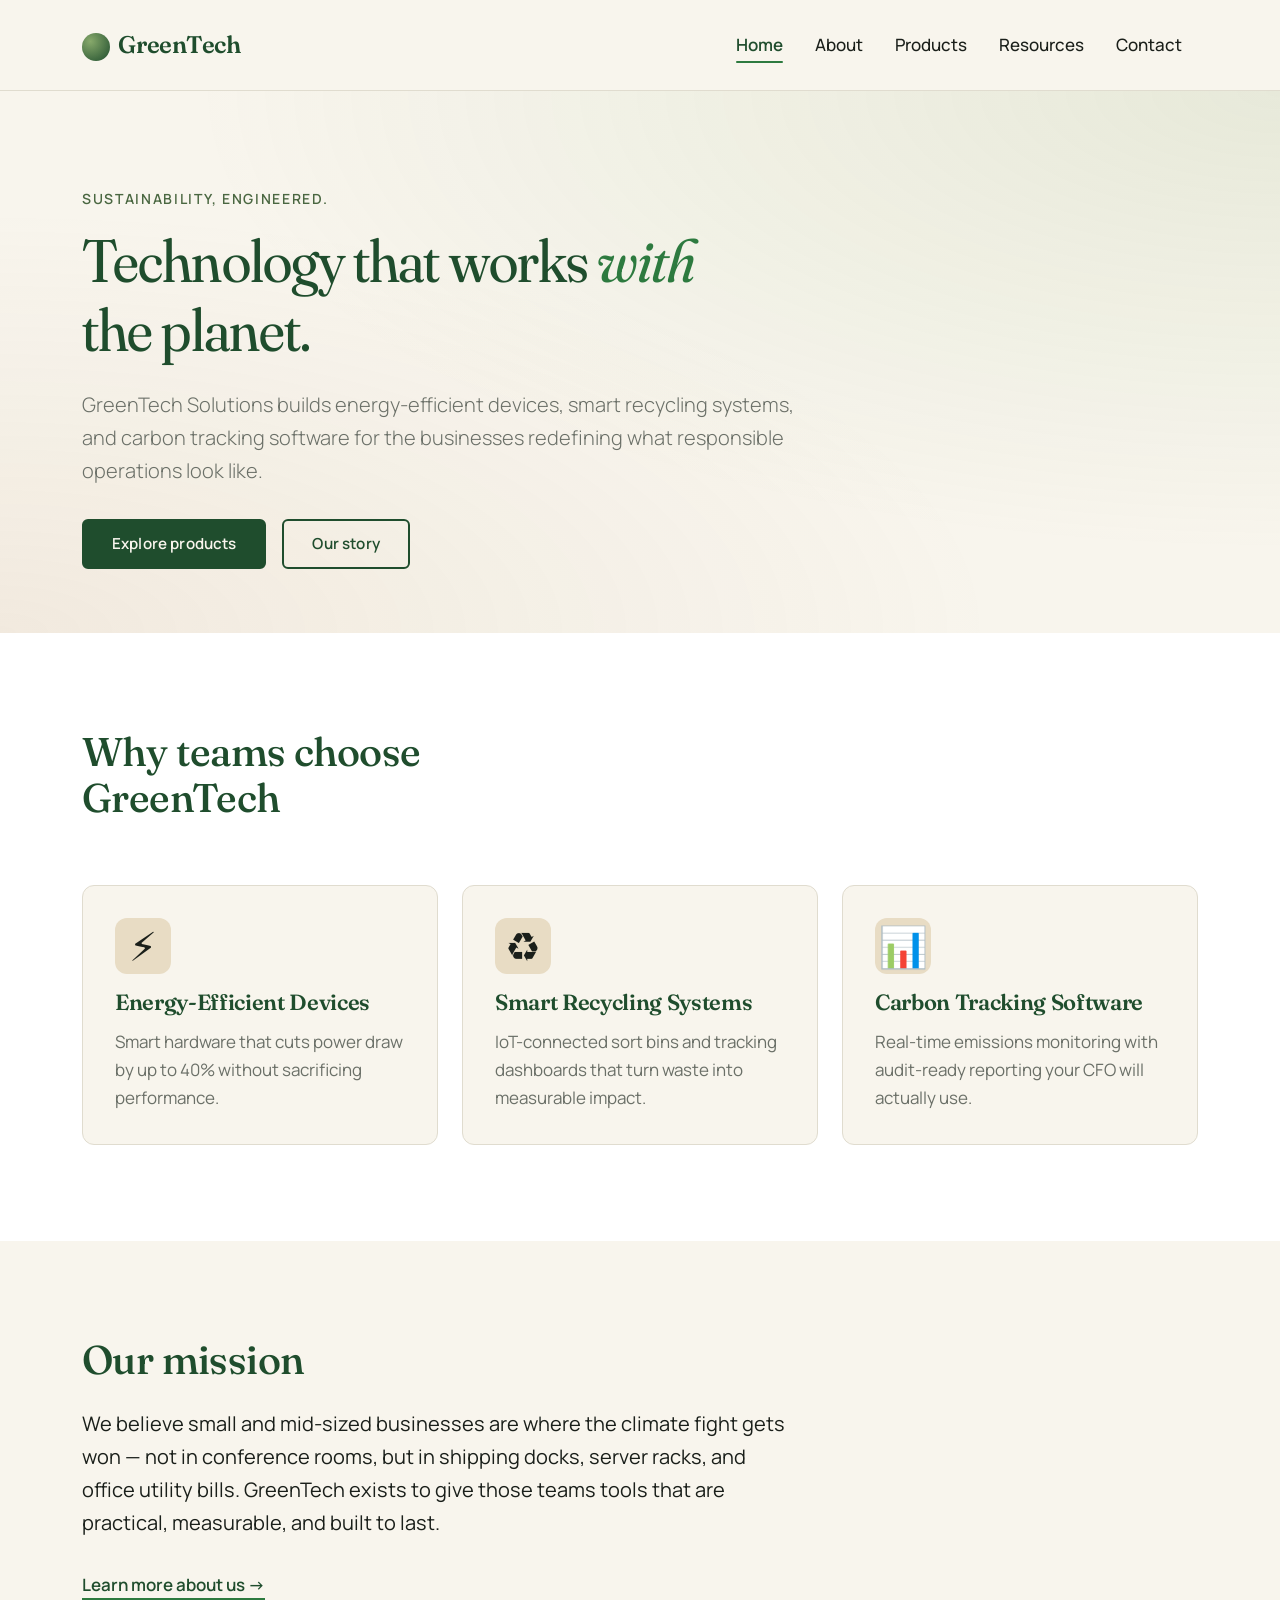
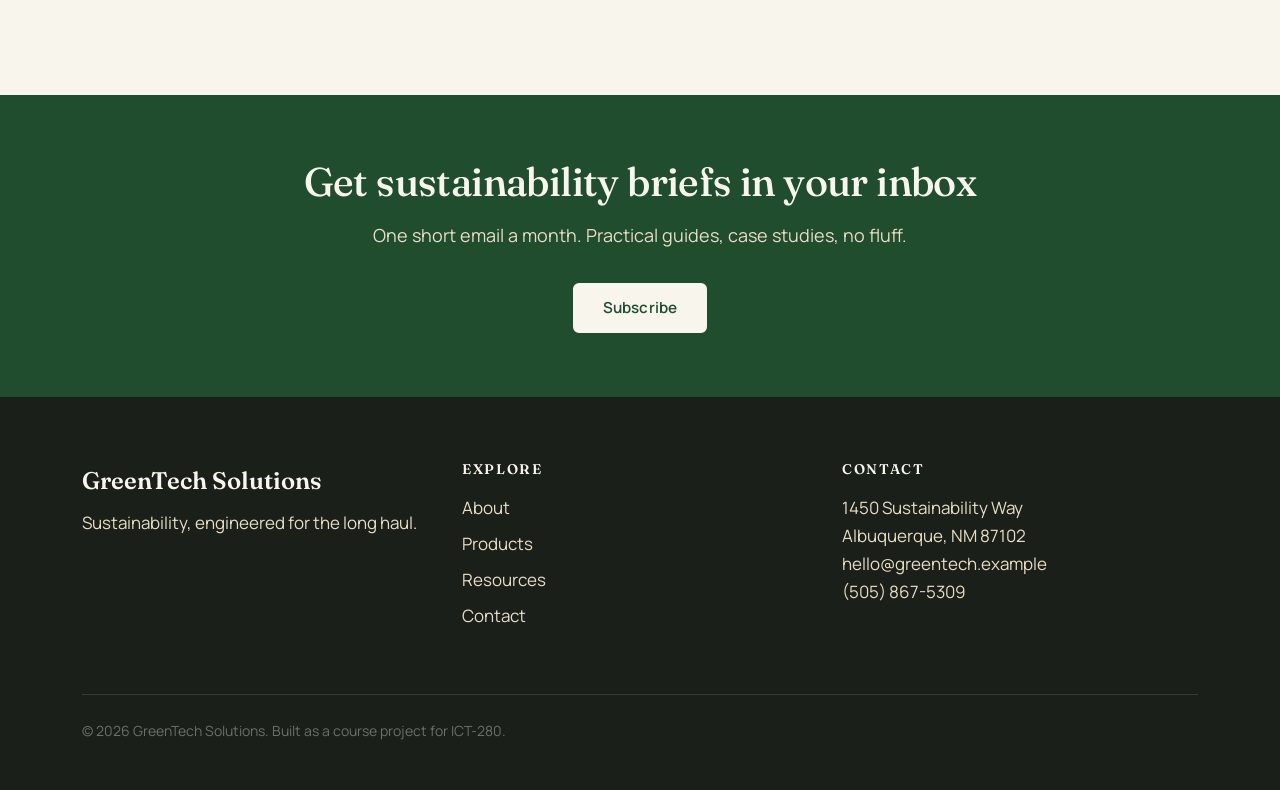
<file: index.html>
<!DOCTYPE html>
<html lang="en">
<head>
  <meta charset="UTF-8">
  <meta name="viewport" content="width=device-width, initial-scale=1.0">
  <meta name="description" content="GreenTech Solutions — innovative, eco-friendly technology for small and mid-sized businesses ready to reduce their carbon footprint.">
  <meta name="author" content="GreenTech Solutions">
  <title>GreenTech Solutions — Eco-Friendly Technology for Sustainable Business</title>

  <!-- Google Fonts: Fraunces (display) + Manrope (body) -->
  <link rel="preconnect" href="https://fonts.googleapis.com">
  <link rel="preconnect" href="https://fonts.gstatic.com" crossorigin>
  <link href="https://fonts.googleapis.com/css2?family=Fraunces:opsz,wght@9..144,400;9..144,500;9..144,600;9..144,700&family=Manrope:wght@300;400;500;600;700&display=swap" rel="stylesheet">

  <!-- Bootstrap 5 CSS -->
  <link href="https://cdn.jsdelivr.net/npm/bootstrap@5.3.3/dist/css/bootstrap.min.css" rel="stylesheet">

  <!-- Custom stylesheet -->
  <link rel="stylesheet" href="css/styles.css">
</head>
<body>

  <!-- Skip link: jumps keyboard users past the nav -->
  <a href="#main-content" class="skip-link">Skip to main content</a>

  <!-- ============== HEADER / NAV ============== -->
  <header>
    <nav class="navbar navbar-expand-lg" aria-label="Primary navigation">
      <div class="container">
        <a class="navbar-brand" href="index.html">
          <span class="brand-mark" aria-hidden="true"></span>GreenTech
        </a>

        <button class="navbar-toggler" type="button"
                data-bs-toggle="collapse" data-bs-target="#mainNav"
                aria-controls="mainNav" aria-expanded="false"
                aria-label="Toggle navigation menu">
          <span class="navbar-toggler-icon"></span>
        </button>

        <div class="collapse navbar-collapse" id="mainNav">
          <ul class="navbar-nav ms-auto">
            <li class="nav-item"><a class="nav-link" href="index.html">Home</a></li>
            <li class="nav-item"><a class="nav-link" href="about.html">About</a></li>
            <li class="nav-item"><a class="nav-link" href="products.html">Products</a></li>
            <li class="nav-item"><a class="nav-link" href="blog.html">Resources</a></li>
            <li class="nav-item"><a class="nav-link" href="contact.html">Contact</a></li>
          </ul>
        </div>
      </div>
    </nav>
  </header>

  <main id="main-content">

    <!-- ============== HERO ============== -->
    <section class="hero" aria-labelledby="hero-heading">
      <div class="container">
        <p class="eyebrow">Sustainability, engineered.</p>
        <h1 id="hero-heading">Technology that works <em>with</em> the planet.</h1>
        <p class="lead">
          GreenTech Solutions builds energy-efficient devices, smart recycling
          systems, and carbon tracking software for the businesses redefining
          what responsible operations look like.
        </p>
        <div class="hero-actions">
          <a href="products.html" class="btn btn-primary">Explore products</a>
          <a href="about.html" class="btn btn-outline">Our story</a>
        </div>
      </div>
    </section>

    <!-- ============== FEATURES ============== -->
    <section class="features" aria-labelledby="features-heading">
      <div class="container">
        <h2 id="features-heading">Why teams choose GreenTech</h2>

        <div class="row g-4">
          <div class="col-md-4">
            <article class="feature-card h-100">
              <div class="feature-icon" aria-hidden="true">⚡</div>
              <h3>Energy-Efficient Devices</h3>
              <p>Smart hardware that cuts power draw by up to 40% without sacrificing performance.</p>
            </article>
          </div>

          <div class="col-md-4">
            <article class="feature-card h-100">
              <div class="feature-icon" aria-hidden="true">♻</div>
              <h3>Smart Recycling Systems</h3>
              <p>IoT-connected sort bins and tracking dashboards that turn waste into measurable impact.</p>
            </article>
          </div>

          <div class="col-md-4">
            <article class="feature-card h-100">
              <div class="feature-icon" aria-hidden="true">📊</div>
              <h3>Carbon Tracking Software</h3>
              <p>Real-time emissions monitoring with audit-ready reporting your CFO will actually use.</p>
            </article>
          </div>
        </div>
      </div>
    </section>

    <!-- ============== MISSION ============== -->
    <section class="mission" aria-labelledby="mission-heading">
      <div class="container">
        <h2 id="mission-heading">Our mission</h2>
        <p>
          We believe small and mid-sized businesses are where the climate
          fight gets won &mdash; not in conference rooms, but in shipping
          docks, server racks, and office utility bills. GreenTech exists
          to give those teams tools that are practical, measurable, and
          built to last.
        </p>
        <a href="about.html" class="link-arrow">Learn more about us &rarr;</a>
      </div>
    </section>

    <!-- ============== CTA BAND ============== -->
    <section class="cta-band" aria-labelledby="cta-heading">
      <div class="container">
        <h2 id="cta-heading">Get sustainability briefs in your inbox</h2>
        <p>One short email a month. Practical guides, case studies, no fluff.</p>
        <a href="contact.html#newsletter" class="btn btn-primary">Subscribe</a>
      </div>
    </section>

  </main>

  <!-- ============== FOOTER ============== -->
  <footer>
    <div class="container">
      <div class="row">
        <div class="col-md-4">
          <p class="footer-brand">GreenTech Solutions</p>
          <p>Sustainability, engineered for the long haul.</p>
        </div>

        <div class="col-md-4">
          <h3>Explore</h3>
          <ul class="footer-links">
            <li><a href="about.html">About</a></li>
            <li><a href="products.html">Products</a></li>
            <li><a href="blog.html">Resources</a></li>
            <li><a href="contact.html">Contact</a></li>
          </ul>
        </div>

        <div class="col-md-4">
          <h3>Contact</h3>
          <address>
            1450 Sustainability Way<br>
            Albuquerque, NM 87102<br>
            <a href="mailto:hello@greentech.example">hello@greentech.example</a><br>
            <a href="tel:+15058675309">(505) 867-5309</a>
          </address>
        </div>
      </div>

      <p class="footer-bottom">
        &copy; <time datetime="2026">2026</time> GreenTech Solutions.
        Built as a course project for ICT-280.
      </p>
    </div>
  </footer>

  <!-- Bootstrap 5 JS bundle (includes Popper) -->
  <script src="https://cdn.jsdelivr.net/npm/bootstrap@5.3.3/dist/js/bootstrap.bundle.min.js"></script>

  <!-- Site JS -->
  <script src="js/main.js"></script>
</body>
</html>
</file>
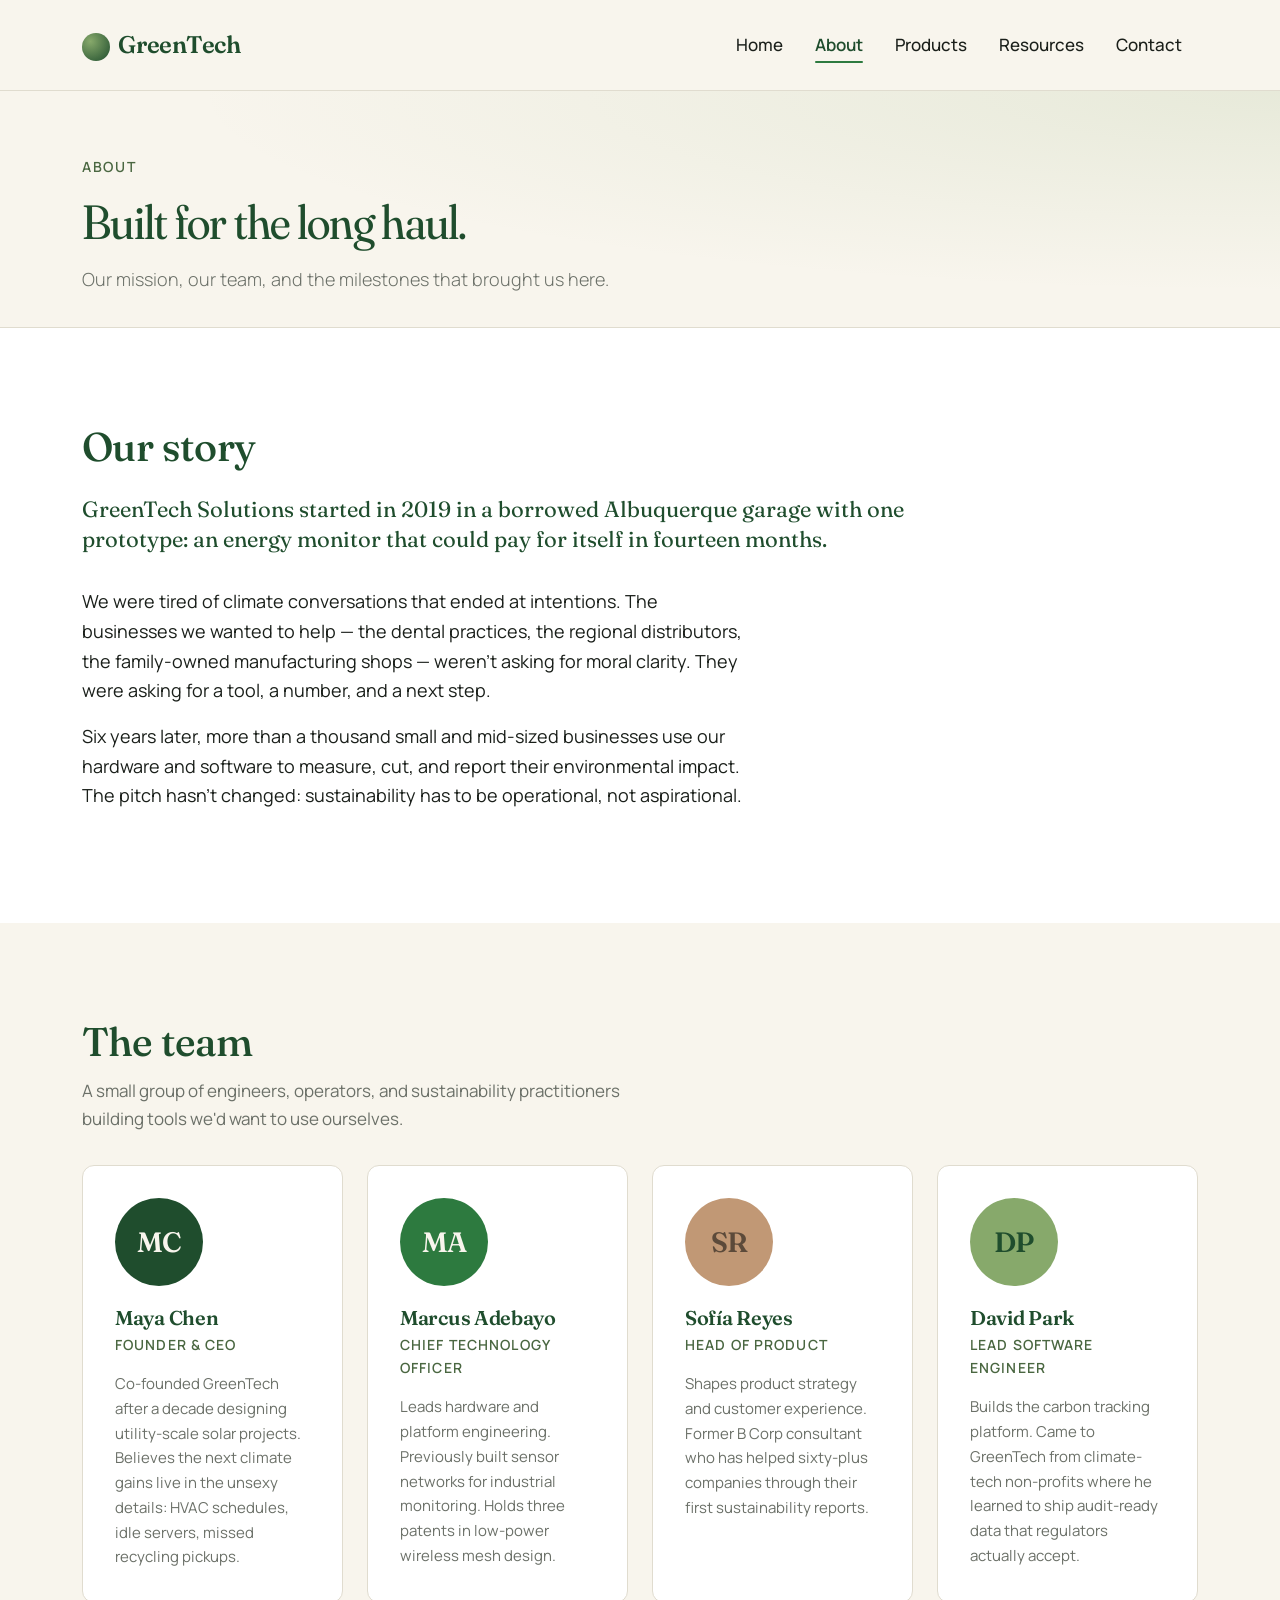
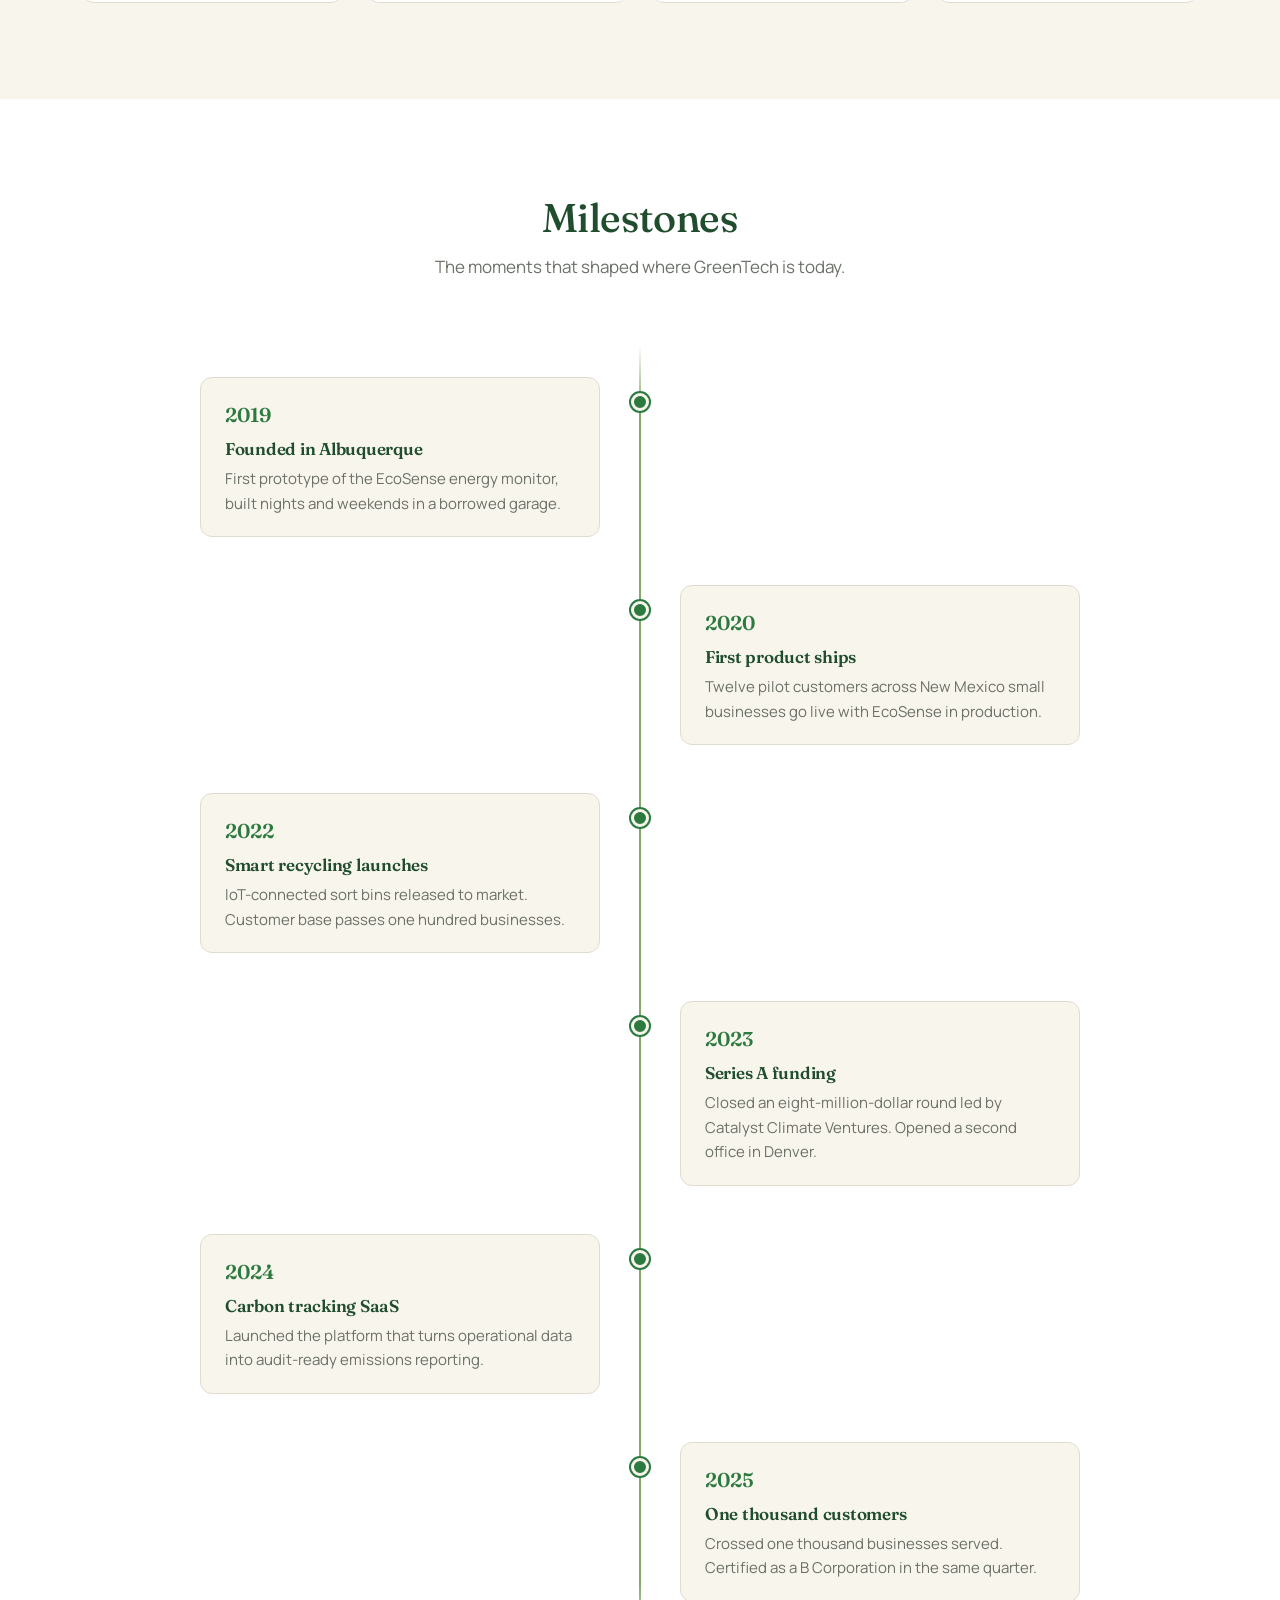
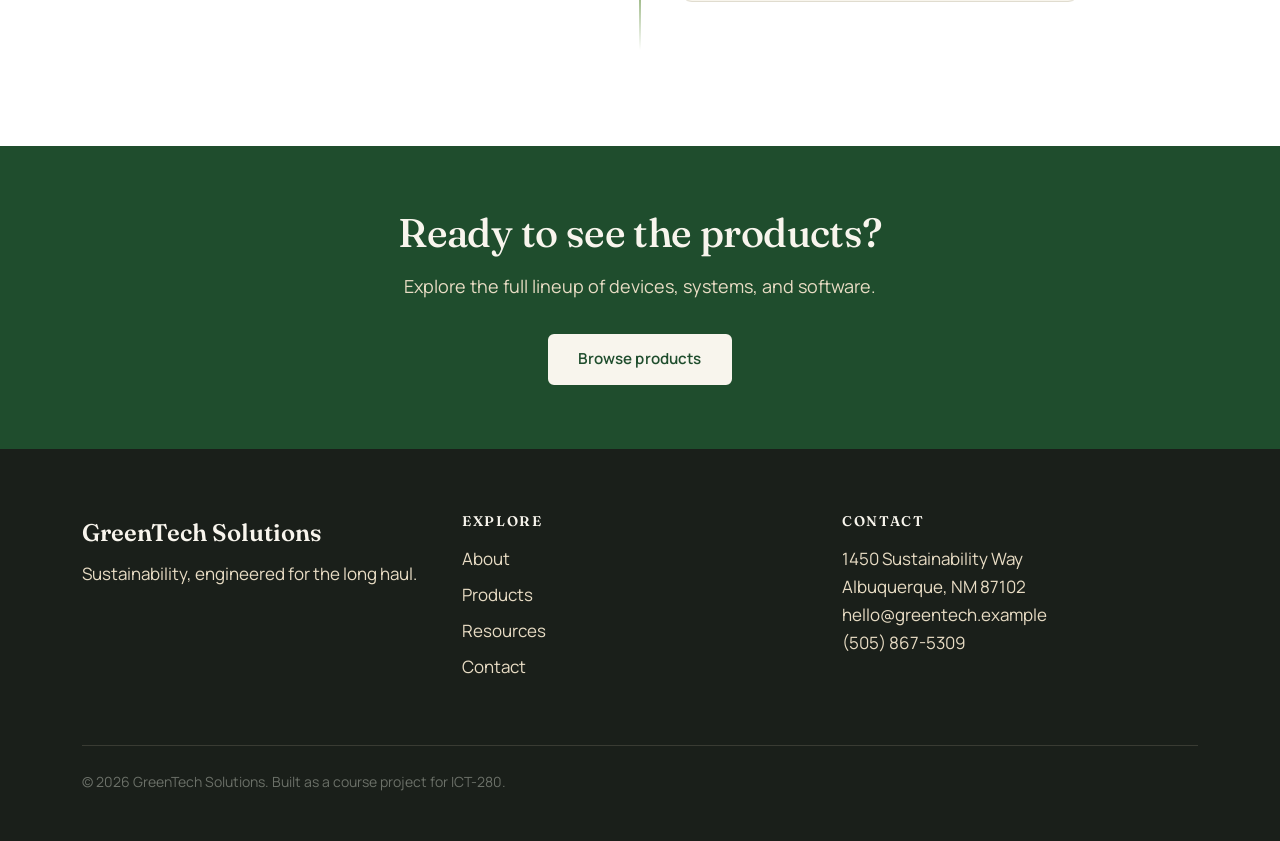
<file: about.html>
<!DOCTYPE html>
<html lang="en">
<head>
  <meta charset="UTF-8">
  <meta name="viewport" content="width=device-width, initial-scale=1.0">
  <meta name="description" content="The story, mission, and team behind GreenTech Solutions — building practical, measurable sustainability tools for small and mid-sized businesses since 2019.">
  <title>About — GreenTech Solutions</title>

  <!-- Google Fonts: Fraunces (display) + Manrope (body) -->
  <link rel="preconnect" href="https://fonts.googleapis.com">
  <link rel="preconnect" href="https://fonts.gstatic.com" crossorigin>
  <link href="https://fonts.googleapis.com/css2?family=Fraunces:opsz,wght@9..144,400;9..144,500;9..144,600;9..144,700&family=Manrope:wght@300;400;500;600;700&display=swap" rel="stylesheet">

  <!-- Bootstrap 5 CSS -->
  <link href="https://cdn.jsdelivr.net/npm/bootstrap@5.3.3/dist/css/bootstrap.min.css" rel="stylesheet">

  <!-- Custom stylesheet -->
  <link rel="stylesheet" href="css/styles.css">
</head>
<body>

  <a href="#main-content" class="skip-link">Skip to main content</a>

  <!-- ============== HEADER / NAV ============== -->
  <header>
    <nav class="navbar navbar-expand-lg" aria-label="Primary navigation">
      <div class="container">
        <a class="navbar-brand" href="index.html">
          <span class="brand-mark" aria-hidden="true"></span>GreenTech
        </a>

        <button class="navbar-toggler" type="button"
                data-bs-toggle="collapse" data-bs-target="#mainNav"
                aria-controls="mainNav" aria-expanded="false"
                aria-label="Toggle navigation menu">
          <span class="navbar-toggler-icon"></span>
        </button>

        <div class="collapse navbar-collapse" id="mainNav">
          <ul class="navbar-nav ms-auto">
            <li class="nav-item"><a class="nav-link" href="index.html">Home</a></li>
            <li class="nav-item"><a class="nav-link" href="about.html">About</a></li>
            <li class="nav-item"><a class="nav-link" href="products.html">Products</a></li>
            <li class="nav-item"><a class="nav-link" href="blog.html">Resources</a></li>
            <li class="nav-item"><a class="nav-link" href="contact.html">Contact</a></li>
          </ul>
        </div>
      </div>
    </nav>
  </header>

  <main id="main-content">

    <!-- ============== PAGE HERO ============== -->
    <section class="page-hero" aria-labelledby="page-hero-heading">
      <div class="container">
        <p class="eyebrow">About</p>
        <h1 id="page-hero-heading">Built for the long haul.</h1>
        <p class="lead">Our mission, our team, and the milestones that brought us here.</p>
      </div>
    </section>

    <!-- ============== OUR STORY ============== -->
    <section class="story" aria-labelledby="story-heading">
      <div class="container">
        <h2 id="story-heading">Our story</h2>

        <p class="lead-paragraph">
          GreenTech Solutions started in 2019 in a borrowed Albuquerque garage with
          one prototype: an energy monitor that could pay for itself in fourteen
          months.
        </p>

        <p>
          We were tired of climate conversations that ended at intentions. The
          businesses we wanted to help — the dental practices, the regional
          distributors, the family-owned manufacturing shops — weren't asking
          for moral clarity. They were asking for a tool, a number, and a next
          step.
        </p>

        <p>
          Six years later, more than a thousand small and mid-sized businesses
          use our hardware and software to measure, cut, and report their
          environmental impact. The pitch hasn't changed: sustainability has
          to be operational, not aspirational.
        </p>
      </div>
    </section>

    <!-- ============== TEAM ============== -->
    <section class="team" aria-labelledby="team-heading">
      <div class="container">
        <h2 id="team-heading">The team</h2>
        <p class="section-intro">
          A small group of engineers, operators, and sustainability practitioners
          building tools we'd want to use ourselves.
        </p>

        <div class="row g-4">

          <div class="col-md-6 col-lg-3">
            <article class="team-card">
              <div class="avatar avatar--forest" aria-hidden="true">MC</div>
              <h3>Maya Chen</h3>
              <span class="role">Founder &amp; CEO</span>
              <p>Co-founded GreenTech after a decade designing utility-scale solar projects. Believes the next climate gains live in the unsexy details: HVAC schedules, idle servers, missed recycling pickups.</p>
            </article>
          </div>

          <div class="col-md-6 col-lg-3">
            <article class="team-card">
              <div class="avatar avatar--leaf" aria-hidden="true">MA</div>
              <h3>Marcus Adebayo</h3>
              <span class="role">Chief Technology Officer</span>
              <p>Leads hardware and platform engineering. Previously built sensor networks for industrial monitoring. Holds three patents in low-power wireless mesh design.</p>
            </article>
          </div>

          <div class="col-md-6 col-lg-3">
            <article class="team-card">
              <div class="avatar avatar--clay" aria-hidden="true">SR</div>
              <h3>Sofía Reyes</h3>
              <span class="role">Head of Product</span>
              <p>Shapes product strategy and customer experience. Former B Corp consultant who has helped sixty-plus companies through their first sustainability reports.</p>
            </article>
          </div>

          <div class="col-md-6 col-lg-3">
            <article class="team-card">
              <div class="avatar avatar--sage" aria-hidden="true">DP</div>
              <h3>David Park</h3>
              <span class="role">Lead Software Engineer</span>
              <p>Builds the carbon tracking platform. Came to GreenTech from climate-tech non-profits where he learned to ship audit-ready data that regulators actually accept.</p>
            </article>
          </div>

        </div>
      </div>
    </section>

    <!-- ============== TIMELINE ============== -->
    <section class="timeline-section" aria-labelledby="timeline-heading">
      <div class="container">
        <h2 id="timeline-heading">Milestones</h2>
        <p class="section-intro">The moments that shaped where GreenTech is today.</p>

        <ol class="timeline">

          <li class="timeline-item">
            <div class="timeline-content">
              <time class="timeline-year" datetime="2019">2019</time>
              <h3>Founded in Albuquerque</h3>
              <p>First prototype of the EcoSense energy monitor, built nights and weekends in a borrowed garage.</p>
            </div>
          </li>

          <li class="timeline-item">
            <div class="timeline-content">
              <time class="timeline-year" datetime="2020">2020</time>
              <h3>First product ships</h3>
              <p>Twelve pilot customers across New Mexico small businesses go live with EcoSense in production.</p>
            </div>
          </li>

          <li class="timeline-item">
            <div class="timeline-content">
              <time class="timeline-year" datetime="2022">2022</time>
              <h3>Smart recycling launches</h3>
              <p>IoT-connected sort bins released to market. Customer base passes one hundred businesses.</p>
            </div>
          </li>

          <li class="timeline-item">
            <div class="timeline-content">
              <time class="timeline-year" datetime="2023">2023</time>
              <h3>Series A funding</h3>
              <p>Closed an eight-million-dollar round led by Catalyst Climate Ventures. Opened a second office in Denver.</p>
            </div>
          </li>

          <li class="timeline-item">
            <div class="timeline-content">
              <time class="timeline-year" datetime="2024">2024</time>
              <h3>Carbon tracking SaaS</h3>
              <p>Launched the platform that turns operational data into audit-ready emissions reporting.</p>
            </div>
          </li>

          <li class="timeline-item">
            <div class="timeline-content">
              <time class="timeline-year" datetime="2025">2025</time>
              <h3>One thousand customers</h3>
              <p>Crossed one thousand businesses served. Certified as a B Corporation in the same quarter.</p>
            </div>
          </li>

        </ol>
      </div>
    </section>

    <!-- ============== CTA BAND ============== -->
    <section class="cta-band" aria-labelledby="cta-heading">
      <div class="container">
        <h2 id="cta-heading">Ready to see the products?</h2>
        <p>Explore the full lineup of devices, systems, and software.</p>
        <a href="products.html" class="btn btn-primary">Browse products</a>
      </div>
    </section>

  </main>

  <!-- ============== FOOTER ============== -->
  <footer>
    <div class="container">
      <div class="row">
        <div class="col-md-4">
          <p class="footer-brand">GreenTech Solutions</p>
          <p>Sustainability, engineered for the long haul.</p>
        </div>

        <div class="col-md-4">
          <h3>Explore</h3>
          <ul class="footer-links">
            <li><a href="about.html">About</a></li>
            <li><a href="products.html">Products</a></li>
            <li><a href="blog.html">Resources</a></li>
            <li><a href="contact.html">Contact</a></li>
          </ul>
        </div>

        <div class="col-md-4">
          <h3>Contact</h3>
          <address>
            1450 Sustainability Way<br>
            Albuquerque, NM 87102<br>
            <a href="mailto:hello@greentech.example">hello@greentech.example</a><br>
            <a href="tel:+15058675309">(505) 867-5309</a>
          </address>
        </div>
      </div>

      <p class="footer-bottom">
        &copy; <time datetime="2026">2026</time> GreenTech Solutions.
        Built as a course project for ICT-280.
      </p>
    </div>
  </footer>

  <script src="https://cdn.jsdelivr.net/npm/bootstrap@5.3.3/dist/js/bootstrap.bundle.min.js"></script>
  <script src="js/main.js"></script>
</body>
</html>
</file>
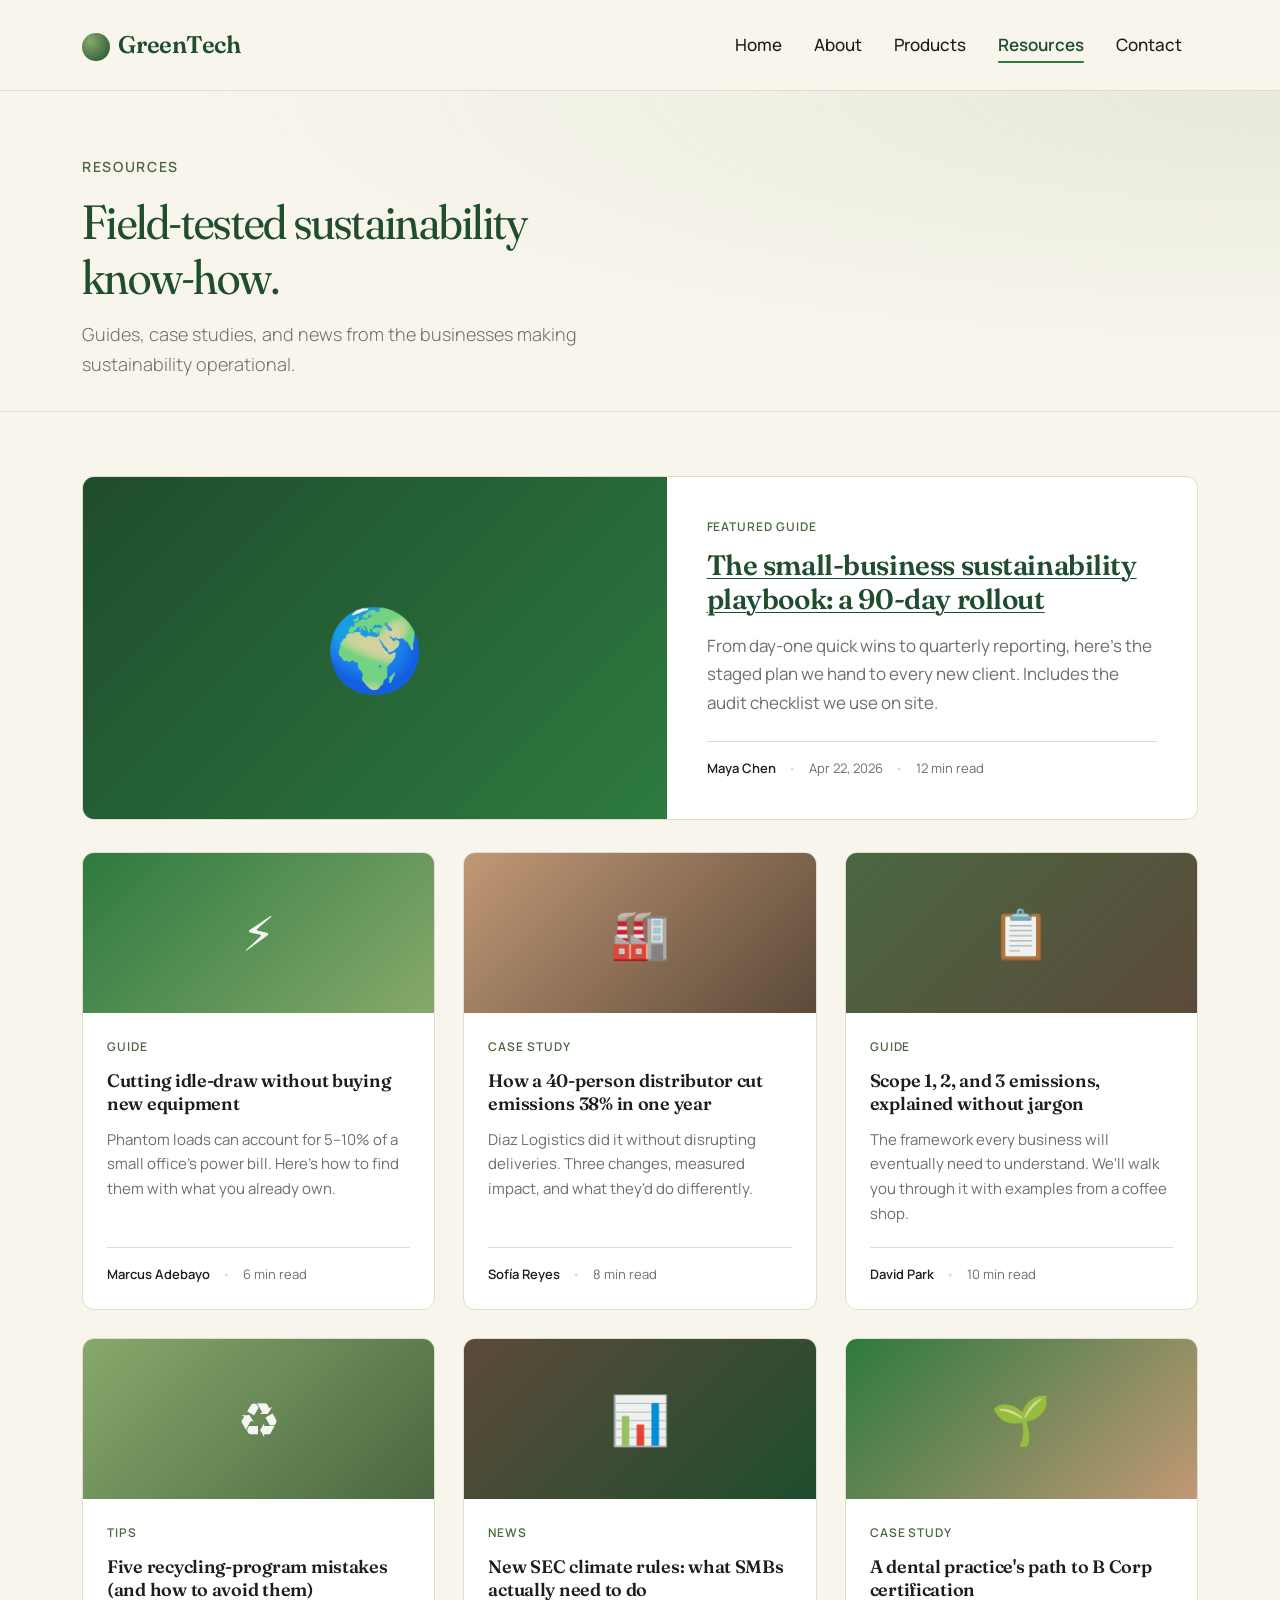
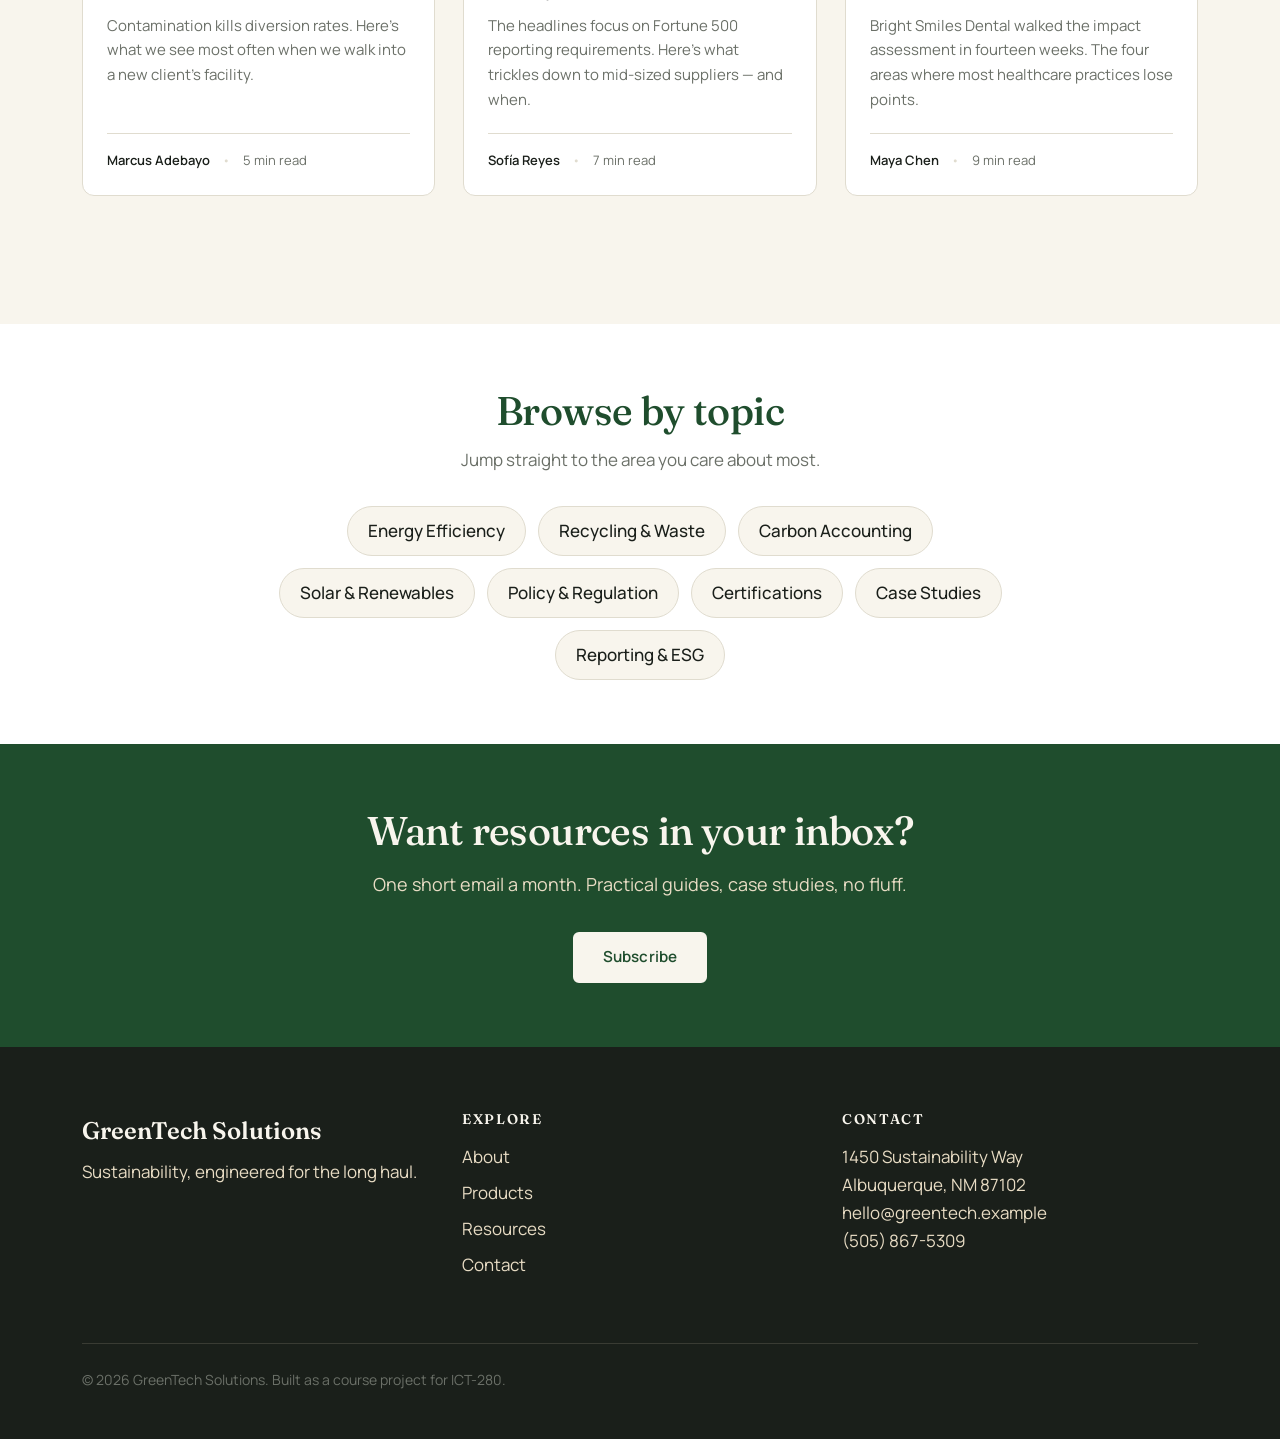
<file: blog.html>
<!DOCTYPE html>
<html lang="en">
<head>
  <meta charset="UTF-8">
  <meta name="viewport" content="width=device-width, initial-scale=1.0">
  <meta name="description" content="Sustainability guides, case studies, and news from GreenTech Solutions — practical resources to help small and mid-sized businesses cut emissions and operate more efficiently.">
  <title>Resources — GreenTech Solutions</title>

  <link rel="preconnect" href="https://fonts.googleapis.com">
  <link rel="preconnect" href="https://fonts.gstatic.com" crossorigin>
  <link href="https://fonts.googleapis.com/css2?family=Fraunces:opsz,wght@9..144,400;9..144,500;9..144,600;9..144,700&family=Manrope:wght@300;400;500;600;700&display=swap" rel="stylesheet">

  <link href="https://cdn.jsdelivr.net/npm/bootstrap@5.3.3/dist/css/bootstrap.min.css" rel="stylesheet">
  <link rel="stylesheet" href="css/styles.css">
</head>
<body>

  <a href="#main-content" class="skip-link">Skip to main content</a>

  <header>
    <nav class="navbar navbar-expand-lg" aria-label="Primary navigation">
      <div class="container">
        <a class="navbar-brand" href="index.html">
          <span class="brand-mark" aria-hidden="true"></span>GreenTech
        </a>

        <button class="navbar-toggler" type="button"
                data-bs-toggle="collapse" data-bs-target="#mainNav"
                aria-controls="mainNav" aria-expanded="false"
                aria-label="Toggle navigation menu">
          <span class="navbar-toggler-icon"></span>
        </button>

        <div class="collapse navbar-collapse" id="mainNav">
          <ul class="navbar-nav ms-auto">
            <li class="nav-item"><a class="nav-link" href="index.html">Home</a></li>
            <li class="nav-item"><a class="nav-link" href="about.html">About</a></li>
            <li class="nav-item"><a class="nav-link" href="products.html">Products</a></li>
            <li class="nav-item"><a class="nav-link" href="blog.html">Resources</a></li>
            <li class="nav-item"><a class="nav-link" href="contact.html">Contact</a></li>
          </ul>
        </div>
      </div>
    </nav>
  </header>

  <main id="main-content">

    <!-- ============== PAGE HERO ============== -->
    <section class="page-hero" aria-labelledby="page-hero-heading">
      <div class="container">
        <p class="eyebrow">Resources</p>
        <h1 id="page-hero-heading">Field-tested sustainability know-how.</h1>
        <p class="lead">Guides, case studies, and news from the businesses making sustainability operational.</p>
      </div>
    </section>

    <!-- ============== ARTICLES ============== -->
    <section class="resources-section" aria-labelledby="resources-heading">
      <div class="container">
        <h2 id="resources-heading" class="visually-hidden">Articles and guides</h2>

        <!-- Featured article -->
        <article class="featured-article">
          <div class="article-banner banner--forest" aria-hidden="true">🌍</div>
          <div class="article-body">
            <span class="article-category">Featured Guide</span>
            <h3 class="article-title">
              <a href="#">The small-business sustainability playbook: a 90-day rollout</a>
            </h3>
            <p class="article-excerpt">
              From day-one quick wins to quarterly reporting, here's the staged plan
              we hand to every new client. Includes the audit checklist we use on site.
            </p>
            <div class="article-meta">
              <span class="author">Maya Chen</span>
              <span class="meta-divider" aria-hidden="true">•</span>
              <time datetime="2026-04-22">Apr 22, 2026</time>
              <span class="meta-divider" aria-hidden="true">•</span>
              <span>12 min read</span>
            </div>
          </div>
        </article>

        <!-- Article grid (6) -->
        <div class="article-grid">

          <article class="article-card">
            <div class="article-banner banner--leaf" aria-hidden="true">⚡</div>
            <div class="article-body">
              <span class="article-category">Guide</span>
              <h3 class="article-title">
                <a href="#">Cutting idle-draw without buying new equipment</a>
              </h3>
              <p class="article-excerpt">
                Phantom loads can account for 5–10% of a small office's power bill. Here's how to find them with what you already own.</p>
              <div class="article-meta">
                <span class="author">Marcus Adebayo</span>
                <span class="meta-divider" aria-hidden="true">•</span>
                <span>6 min read</span>
              </div>
            </div>
          </article>

          <article class="article-card">
            <div class="article-banner banner--clay" aria-hidden="true">🏭</div>
            <div class="article-body">
              <span class="article-category">Case Study</span>
              <h3 class="article-title">
                <a href="#">How a 40-person distributor cut emissions 38% in one year</a>
              </h3>
              <p class="article-excerpt">
                Diaz Logistics did it without disrupting deliveries. Three changes, measured impact, and what they'd do differently.</p>
              <div class="article-meta">
                <span class="author">Sofía Reyes</span>
                <span class="meta-divider" aria-hidden="true">•</span>
                <span>8 min read</span>
              </div>
            </div>
          </article>

          <article class="article-card">
            <div class="article-banner banner--moss" aria-hidden="true">📋</div>
            <div class="article-body">
              <span class="article-category">Guide</span>
              <h3 class="article-title">
                <a href="#">Scope 1, 2, and 3 emissions, explained without jargon</a>
              </h3>
              <p class="article-excerpt">
                The framework every business will eventually need to understand. We'll walk you through it with examples from a coffee shop.</p>
              <div class="article-meta">
                <span class="author">David Park</span>
                <span class="meta-divider" aria-hidden="true">•</span>
                <span>10 min read</span>
              </div>
            </div>
          </article>

          <article class="article-card">
            <div class="article-banner banner--sage" aria-hidden="true">♻</div>
            <div class="article-body">
              <span class="article-category">Tips</span>
              <h3 class="article-title">
                <a href="#">Five recycling-program mistakes (and how to avoid them)</a>
              </h3>
              <p class="article-excerpt">
                Contamination kills diversion rates. Here's what we see most often when we walk into a new client's facility.</p>
              <div class="article-meta">
                <span class="author">Marcus Adebayo</span>
                <span class="meta-divider" aria-hidden="true">•</span>
                <span>5 min read</span>
              </div>
            </div>
          </article>

          <article class="article-card">
            <div class="article-banner banner--earth" aria-hidden="true">📊</div>
            <div class="article-body">
              <span class="article-category">News</span>
              <h3 class="article-title">
                <a href="#">New SEC climate rules: what SMBs actually need to do</a>
              </h3>
              <p class="article-excerpt">
                The headlines focus on Fortune 500 reporting requirements. Here's what trickles down to mid-sized suppliers — and when.</p>
              <div class="article-meta">
                <span class="author">Sofía Reyes</span>
                <span class="meta-divider" aria-hidden="true">•</span>
                <span>7 min read</span>
              </div>
            </div>
          </article>

          <article class="article-card">
            <div class="article-banner banner--mixed" aria-hidden="true">🌱</div>
            <div class="article-body">
              <span class="article-category">Case Study</span>
              <h3 class="article-title">
                <a href="#">A dental practice's path to B Corp certification</a>
              </h3>
              <p class="article-excerpt">
                Bright Smiles Dental walked the impact assessment in fourteen weeks. The four areas where most healthcare practices lose points.</p>
              <div class="article-meta">
                <span class="author">Maya Chen</span>
                <span class="meta-divider" aria-hidden="true">•</span>
                <span>9 min read</span>
              </div>
            </div>
          </article>

        </div>

      </div>
    </section>

    <!-- ============== TOPICS BROWSE ============== -->
    <section class="topics-section" aria-labelledby="topics-heading">
      <div class="container">
        <h2 id="topics-heading">Browse by topic</h2>
        <p class="section-intro">Jump straight to the area you care about most.</p>
        <ul class="topics-list">
          <li><a href="#energy">Energy Efficiency</a></li>
          <li><a href="#recycling">Recycling &amp; Waste</a></li>
          <li><a href="#carbon">Carbon Accounting</a></li>
          <li><a href="#solar">Solar &amp; Renewables</a></li>
          <li><a href="#policy">Policy &amp; Regulation</a></li>
          <li><a href="#certifications">Certifications</a></li>
          <li><a href="#case-studies">Case Studies</a></li>
          <li><a href="#reporting">Reporting &amp; ESG</a></li>
        </ul>
      </div>
    </section>

    <!-- ============== CTA BAND ============== -->
    <section class="cta-band" aria-labelledby="cta-heading">
      <div class="container">
        <h2 id="cta-heading">Want resources in your inbox?</h2>
        <p>One short email a month. Practical guides, case studies, no fluff.</p>
        <a href="contact.html#newsletter" class="btn btn-primary">Subscribe</a>
      </div>
    </section>

  </main>

  <footer>
    <div class="container">
      <div class="row">
        <div class="col-md-4">
          <p class="footer-brand">GreenTech Solutions</p>
          <p>Sustainability, engineered for the long haul.</p>
        </div>
        <div class="col-md-4">
          <h3>Explore</h3>
          <ul class="footer-links">
            <li><a href="about.html">About</a></li>
            <li><a href="products.html">Products</a></li>
            <li><a href="blog.html">Resources</a></li>
            <li><a href="contact.html">Contact</a></li>
          </ul>
        </div>
        <div class="col-md-4">
          <h3>Contact</h3>
          <address>
            1450 Sustainability Way<br>
            Albuquerque, NM 87102<br>
            <a href="mailto:hello@greentech.example">hello@greentech.example</a><br>
            <a href="tel:+15058675309">(505) 867-5309</a>
          </address>
        </div>
      </div>
      <p class="footer-bottom">
        &copy; <time datetime="2026">2026</time> GreenTech Solutions.
        Built as a course project for ICT-280.
      </p>
    </div>
  </footer>

  <script src="https://cdn.jsdelivr.net/npm/bootstrap@5.3.3/dist/js/bootstrap.bundle.min.js"></script>
  <script src="js/main.js"></script>
</body>
</html>
</file>
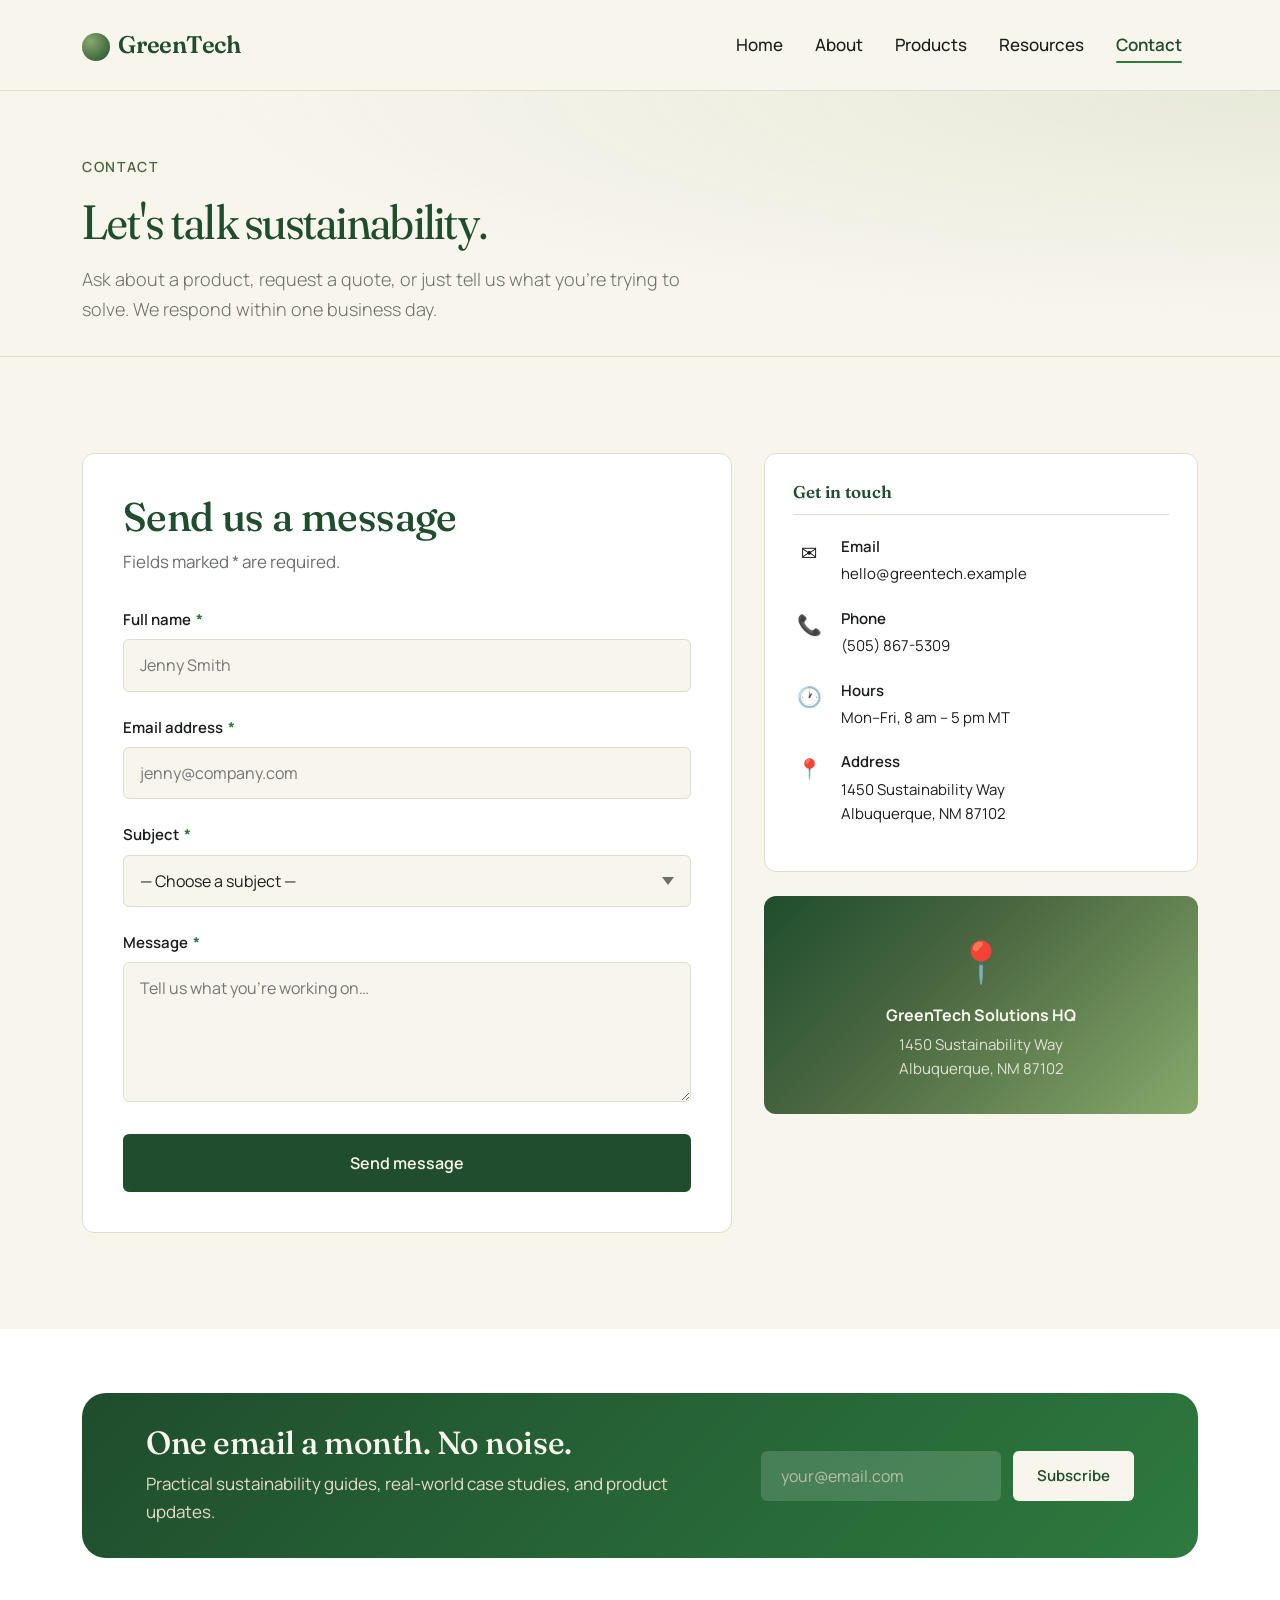
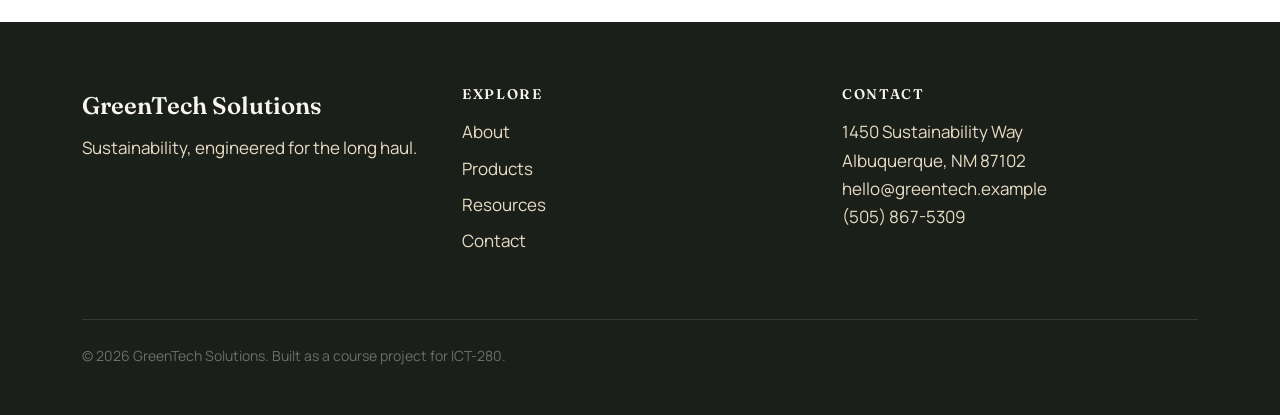
<file: contact.html>
<!DOCTYPE html>
<html lang="en">
<head>
  <meta charset="UTF-8">
  <meta name="viewport" content="width=device-width, initial-scale=1.0">
  <meta name="description" content="Contact GreenTech Solutions — reach out to discuss products, request a sustainability audit, or subscribe to our monthly newsletter.">
  <title>Contact — GreenTech Solutions</title>

  <link rel="preconnect" href="https://fonts.googleapis.com">
  <link rel="preconnect" href="https://fonts.gstatic.com" crossorigin>
  <link href="https://fonts.googleapis.com/css2?family=Fraunces:opsz,wght@9..144,400;9..144,500;9..144,600;9..144,700&family=Manrope:wght@300;400;500;600;700&display=swap" rel="stylesheet">

  <link href="https://cdn.jsdelivr.net/npm/bootstrap@5.3.3/dist/css/bootstrap.min.css" rel="stylesheet">
  <link rel="stylesheet" href="css/styles.css">
</head>
<body>

  <a href="#main-content" class="skip-link">Skip to main content</a>

  <header>
    <nav class="navbar navbar-expand-lg" aria-label="Primary navigation">
      <div class="container">
        <a class="navbar-brand" href="index.html">
          <span class="brand-mark" aria-hidden="true"></span>GreenTech
        </a>

        <button class="navbar-toggler" type="button"
                data-bs-toggle="collapse" data-bs-target="#mainNav"
                aria-controls="mainNav" aria-expanded="false"
                aria-label="Toggle navigation menu">
          <span class="navbar-toggler-icon"></span>
        </button>

        <div class="collapse navbar-collapse" id="mainNav">
          <ul class="navbar-nav ms-auto">
            <li class="nav-item"><a class="nav-link" href="index.html">Home</a></li>
            <li class="nav-item"><a class="nav-link" href="about.html">About</a></li>
            <li class="nav-item"><a class="nav-link" href="products.html">Products</a></li>
            <li class="nav-item"><a class="nav-link" href="blog.html">Resources</a></li>
            <li class="nav-item"><a class="nav-link" href="contact.html">Contact</a></li>
          </ul>
        </div>
      </div>
    </nav>
  </header>

  <main id="main-content">

    <!-- ============== PAGE HERO ============== -->
    <section class="page-hero" aria-labelledby="page-hero-heading">
      <div class="container">
        <p class="eyebrow">Contact</p>
        <h1 id="page-hero-heading">Let's talk sustainability.</h1>
        <p class="lead">Ask about a product, request a quote, or just tell us what you're trying to solve. We respond within one business day.</p>
      </div>
    </section>

    <!-- ============== CONTACT FORM + SIDEBAR ============== -->
    <section class="contact-section" aria-labelledby="contact-form-heading">
      <div class="container">
        <div class="contact-grid">

          <!-- Left: Contact form -->
          <div class="contact-form-wrap">
            <h2 id="contact-form-heading">Send us a message</h2>
            <p class="form-intro">Fields marked <span aria-label="required">*</span> are required.</p>

            <form id="contact-form" novalidate aria-label="Contact form">

              <div class="form-group">
                <label for="name">
                  Full name <span class="required-mark" aria-hidden="true">*</span>
                </label>
                <input type="text" id="name" name="name"
                       autocomplete="name"
                       aria-required="true"
                       aria-describedby="name-error"
                       placeholder="Jenny Smith">
                <span class="field-error" id="name-error" role="alert"></span>
              </div>

              <div class="form-group">
                <label for="email">
                  Email address <span class="required-mark" aria-hidden="true">*</span>
                </label>
                <input type="email" id="email" name="email"
                       autocomplete="email"
                       aria-required="true"
                       aria-describedby="email-error"
                       placeholder="jenny@company.com">
                <span class="field-error" id="email-error" role="alert"></span>
              </div>

              <div class="form-group">
                <label for="subject">
                  Subject <span class="required-mark" aria-hidden="true">*</span>
                </label>
                <select id="subject" name="subject"
                        aria-required="true"
                        aria-describedby="subject-error">
                  <option value="">— Choose a subject —</option>
                  <option value="product-inquiry">Product inquiry</option>
                  <option value="request-quote">Request a quote</option>
                  <option value="sustainability-audit">Sustainability audit</option>
                  <option value="partnership">Partnership opportunity</option>
                  <option value="press">Press or media</option>
                  <option value="other">Other</option>
                </select>
                <span class="field-error" id="subject-error" role="alert"></span>
              </div>

              <div class="form-group">
                <label for="message">
                  Message <span class="required-mark" aria-hidden="true">*</span>
                </label>
                <textarea id="message" name="message"
                          aria-required="true"
                          aria-describedby="message-error message-hint"
                          placeholder="Tell us what you're working on…"></textarea>
                <span id="message-hint" class="visually-hidden">Minimum 20 characters.</span>
                <span class="field-error" id="message-error" role="alert"></span>
              </div>

              <button type="submit" class="btn-submit" id="submit-btn">
                Send message
              </button>

            </form>

            <!-- Success message (hidden until form submits) -->
            <div class="form-success" id="form-success"
                 role="status" aria-live="polite" tabindex="-1">
              <h3>Message sent!</h3>
              <p>Thanks for reaching out. We'll be in touch within one business day.</p>
            </div>

          </div>

          <!-- Right: Company info sidebar -->
          <aside class="contact-sidebar" aria-label="Company contact information">

            <div class="contact-info-card">
              <h3>Get in touch</h3>

              <div class="contact-detail">
                <span class="contact-detail-icon" aria-hidden="true">✉</span>
                <div class="contact-detail-text">
                  <strong>Email</strong>
                  <a href="mailto:hello@greentech.example">hello@greentech.example</a>
                </div>
              </div>

              <div class="contact-detail">
                <span class="contact-detail-icon" aria-hidden="true">📞</span>
                <div class="contact-detail-text">
                  <strong>Phone</strong>
                  <a href="tel:+15058675309">(505) 867-5309</a>
                </div>
              </div>

              <div class="contact-detail">
                <span class="contact-detail-icon" aria-hidden="true">🕐</span>
                <div class="contact-detail-text">
                  <strong>Hours</strong>
                  Mon–Fri, 8 am – 5 pm MT
                </div>
              </div>

              <div class="contact-detail">
                <span class="contact-detail-icon" aria-hidden="true">📍</span>
                <div class="contact-detail-text">
                  <strong>Address</strong>
                  <address style="font-style:normal;">
                    1450 Sustainability Way<br>
                    Albuquerque, NM 87102
                  </address>
                </div>
              </div>
            </div>

            <!-- Map placeholder -->
            <div class="map-placeholder" role="img"
                 aria-label="Map showing GreenTech office at 1450 Sustainability Way, Albuquerque, NM">
              <div class="map-icon" aria-hidden="true">📍</div>
              <strong>GreenTech Solutions HQ</strong>
              <p>1450 Sustainability Way<br>Albuquerque, NM 87102</p>
            </div>

          </aside>

        </div>
      </div>
    </section>

    <!-- ============== NEWSLETTER ============== -->
    <section class="newsletter-section" id="newsletter" aria-labelledby="newsletter-heading">
      <div class="container">
        <div class="newsletter-card">

          <div>
            <h2 id="newsletter-heading">One email a month. No noise.</h2>
            <p>Practical sustainability guides, real-world case studies, and product updates.</p>
          </div>

          <div>
            <form id="newsletter-form" novalidate aria-label="Newsletter signup">
              <div class="newsletter-form">
                <label for="newsletter-email" class="visually-hidden">
                  Email address for newsletter
                </label>
                <input type="email" id="newsletter-email" name="newsletter-email"
                       class="newsletter-input"
                       autocomplete="email"
                       aria-required="true"
                       aria-describedby="newsletter-error"
                       placeholder="your@email.com">
                <button type="submit" class="btn-newsletter" id="newsletter-btn">
                  Subscribe
                </button>
              </div>
              <span id="newsletter-error" class="visually-hidden" role="alert">
                Please enter a valid email address.
              </span>
            </form>
            <p class="newsletter-success" id="newsletter-success" role="status" aria-live="polite">
              ✓ You're subscribed! Welcome aboard.
            </p>
          </div>

        </div>
      </div>
    </section>

  </main>

  <footer>
    <div class="container">
      <div class="row">
        <div class="col-md-4">
          <p class="footer-brand">GreenTech Solutions</p>
          <p>Sustainability, engineered for the long haul.</p>
        </div>
        <div class="col-md-4">
          <h3>Explore</h3>
          <ul class="footer-links">
            <li><a href="about.html">About</a></li>
            <li><a href="products.html">Products</a></li>
            <li><a href="blog.html">Resources</a></li>
            <li><a href="contact.html">Contact</a></li>
          </ul>
        </div>
        <div class="col-md-4">
          <h3>Contact</h3>
          <address>
            1450 Sustainability Way<br>
            Albuquerque, NM 87102<br>
            <a href="mailto:hello@greentech.example">hello@greentech.example</a><br>
            <a href="tel:+15058675309">(505) 867-5309</a>
          </address>
        </div>
      </div>
      <p class="footer-bottom">
        &copy; <time datetime="2026">2026</time> GreenTech Solutions.
        Built as a course project for ICT-280.
      </p>
    </div>
  </footer>

  <script src="https://cdn.jsdelivr.net/npm/bootstrap@5.3.3/dist/js/bootstrap.bundle.min.js"></script>
  <script src="js/main.js"></script>
  <script src="js/contact.js"></script>
</body>
</html>
</file>
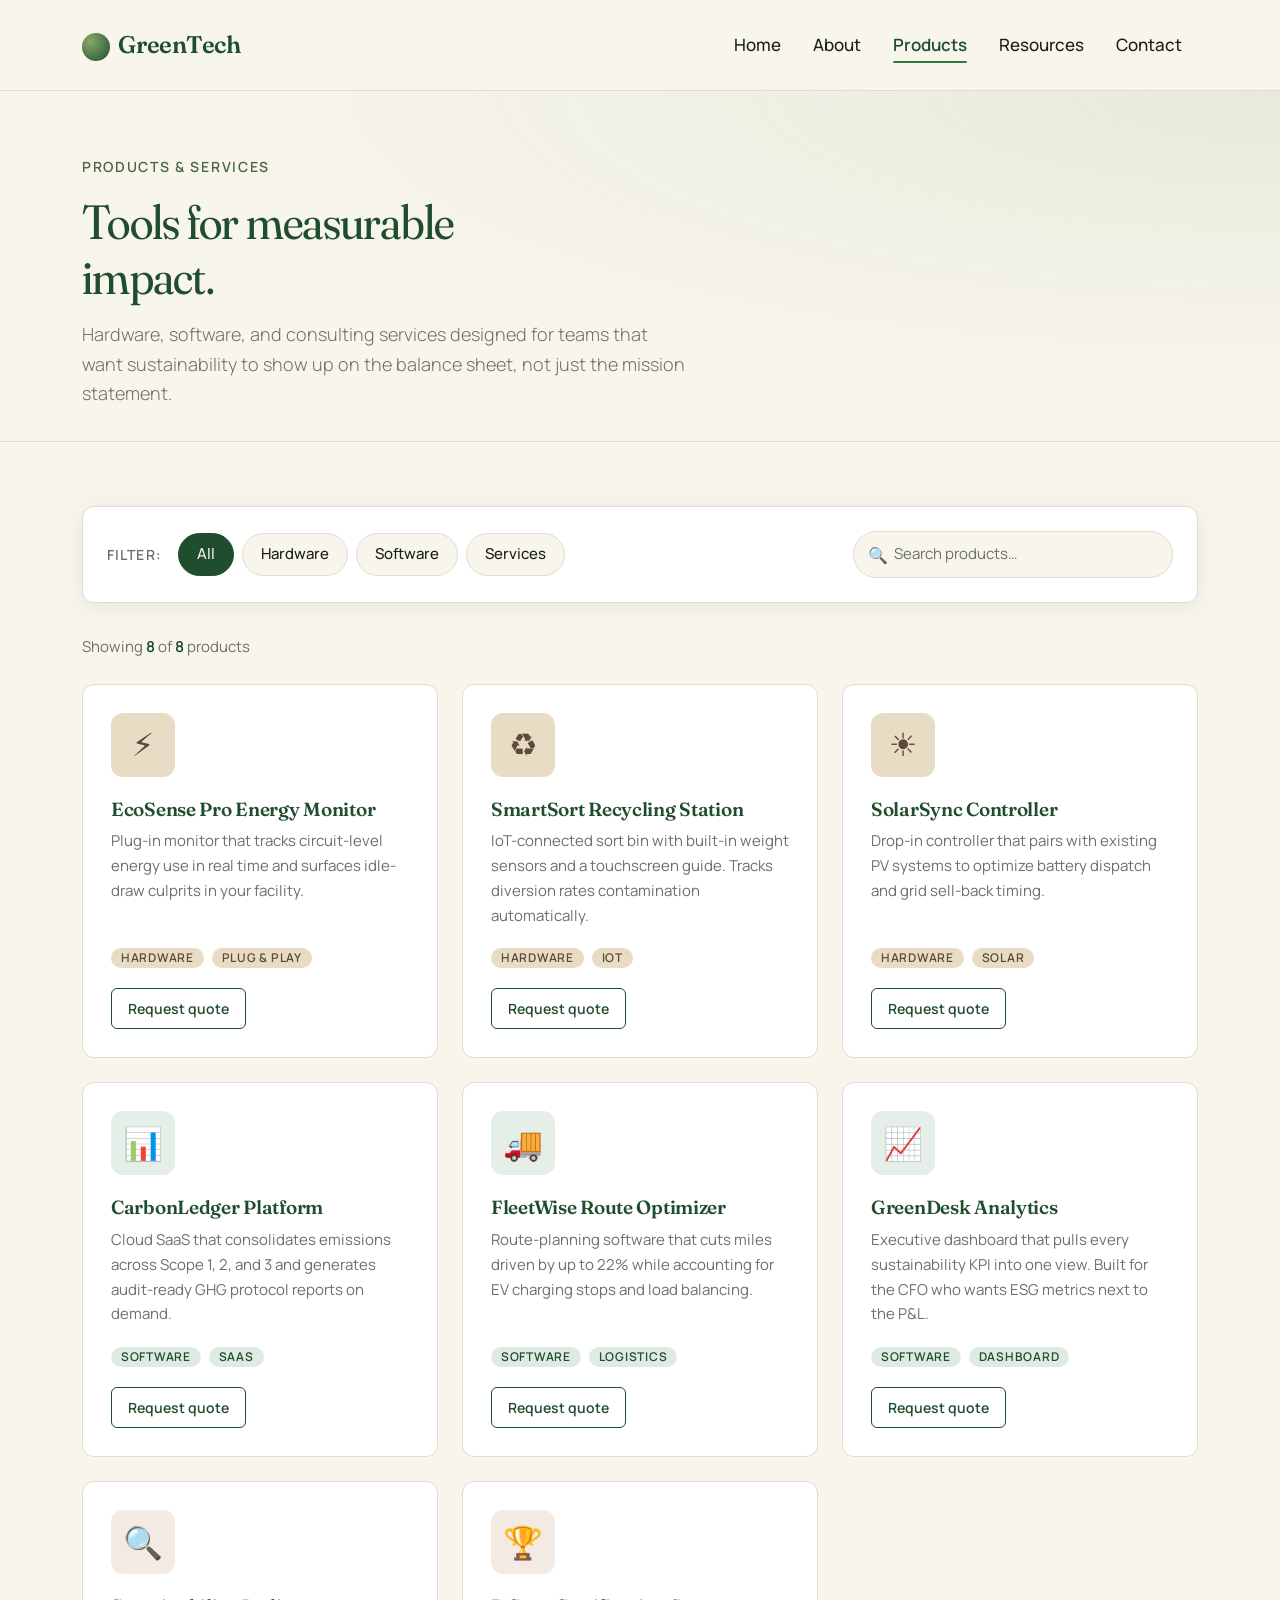
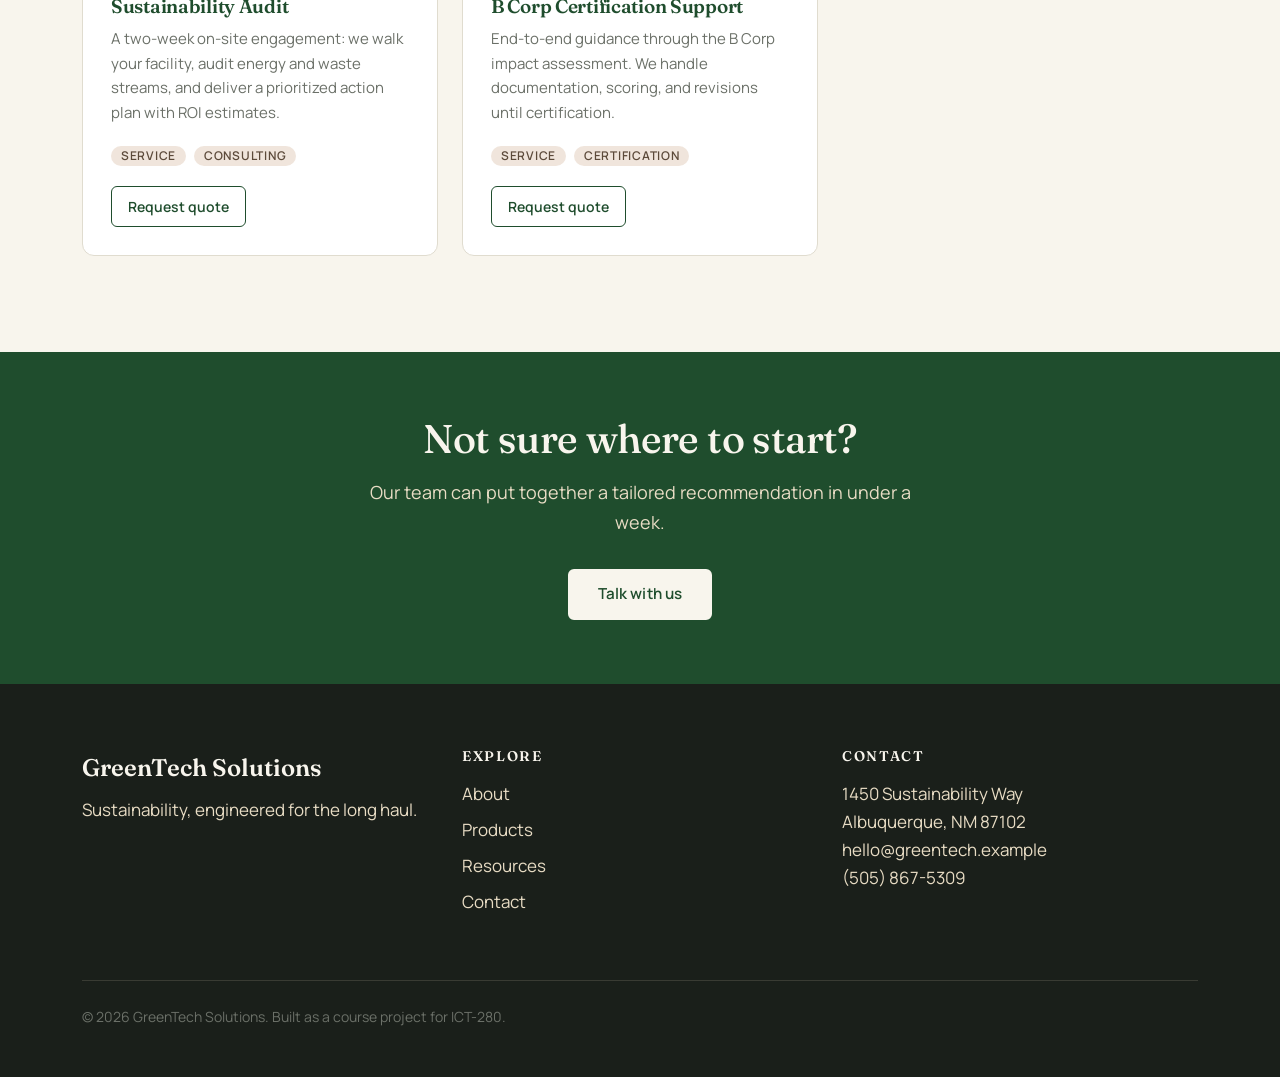
<file: products.html>
<!DOCTYPE html>
<html lang="en">
<head>
  <meta charset="UTF-8">
  <meta name="viewport" content="width=device-width, initial-scale=1.0">
  <meta name="description" content="Explore GreenTech Solutions' full lineup of energy-efficient hardware, sustainability software, and consulting services for small and mid-sized businesses.">
  <title>Products &amp; Services — GreenTech Solutions</title>

  <link rel="preconnect" href="https://fonts.googleapis.com">
  <link rel="preconnect" href="https://fonts.gstatic.com" crossorigin>
  <link href="https://fonts.googleapis.com/css2?family=Fraunces:opsz,wght@9..144,400;9..144,500;9..144,600;9..144,700&family=Manrope:wght@300;400;500;600;700&display=swap" rel="stylesheet">

  <link href="https://cdn.jsdelivr.net/npm/bootstrap@5.3.3/dist/css/bootstrap.min.css" rel="stylesheet">
  <link rel="stylesheet" href="css/styles.css">
</head>
<body>

  <a href="#main-content" class="skip-link">Skip to main content</a>

  <header>
    <nav class="navbar navbar-expand-lg" aria-label="Primary navigation">
      <div class="container">
        <a class="navbar-brand" href="index.html">
          <span class="brand-mark" aria-hidden="true"></span>GreenTech
        </a>

        <button class="navbar-toggler" type="button"
                data-bs-toggle="collapse" data-bs-target="#mainNav"
                aria-controls="mainNav" aria-expanded="false"
                aria-label="Toggle navigation menu">
          <span class="navbar-toggler-icon"></span>
        </button>

        <div class="collapse navbar-collapse" id="mainNav">
          <ul class="navbar-nav ms-auto">
            <li class="nav-item"><a class="nav-link" href="index.html">Home</a></li>
            <li class="nav-item"><a class="nav-link" href="about.html">About</a></li>
            <li class="nav-item"><a class="nav-link" href="products.html">Products</a></li>
            <li class="nav-item"><a class="nav-link" href="blog.html">Resources</a></li>
            <li class="nav-item"><a class="nav-link" href="contact.html">Contact</a></li>
          </ul>
        </div>
      </div>
    </nav>
  </header>

  <main id="main-content">

    <!-- ============== PAGE HERO ============== -->
    <section class="page-hero" aria-labelledby="page-hero-heading">
      <div class="container">
        <p class="eyebrow">Products &amp; Services</p>
        <h1 id="page-hero-heading">Tools for measurable impact.</h1>
        <p class="lead">Hardware, software, and consulting services designed for teams that want sustainability to show up on the balance sheet, not just the mission statement.</p>
      </div>
    </section>

    <!-- ============== PRODUCTS / FILTER ============== -->
    <section class="products-section" aria-labelledby="products-heading">
      <div class="container">
        <h2 id="products-heading" class="visually-hidden">Product catalog</h2>

        <!-- Filter + search controls -->
        <div class="filter-bar" role="region" aria-label="Filter and search products">
          <div class="filter-bar-row">

            <div class="filter-group" role="group" aria-label="Filter by category">
              <span class="filter-label" id="filter-label">Filter:</span>
              <button type="button" class="filter-btn active" data-category="all"
                      aria-pressed="true" aria-describedby="filter-label">All</button>
              <button type="button" class="filter-btn" data-category="hardware"
                      aria-pressed="false" aria-describedby="filter-label">Hardware</button>
              <button type="button" class="filter-btn" data-category="software"
                      aria-pressed="false" aria-describedby="filter-label">Software</button>
              <button type="button" class="filter-btn" data-category="services"
                      aria-pressed="false" aria-describedby="filter-label">Services</button>
            </div>

            <div class="search-group">
              <label for="product-search" class="visually-hidden">Search products</label>
              <span class="search-icon" aria-hidden="true">🔍</span>
              <input type="search" id="product-search" class="search-input"
                     placeholder="Search products…"
                     aria-describedby="search-hint">
              <span id="search-hint" class="visually-hidden">Type to filter products by name or description.</span>
            </div>

          </div>
        </div>

        <!-- Results count, announced to screen readers when it changes -->
        <p class="results-count" id="results-count" aria-live="polite" aria-atomic="true">
          Showing <strong><span id="visible-count">8</span></strong> of <strong><span id="total-count">8</span></strong> products
        </p>

        <!-- Product grid: data-category powers filtering, data-search-text powers search -->
        <div class="product-grid" id="product-grid">

          <!-- HARDWARE x3 -->
          <article class="product-card"
                   data-category="hardware"
                   data-search-text="ecosense pro energy monitor electricity power smart meter">
            <div class="product-icon product-icon--hardware" aria-hidden="true">⚡</div>
            <h3>EcoSense Pro Energy Monitor</h3>
            <p class="product-desc">Plug-in monitor that tracks circuit-level energy use in real time and surfaces idle-draw culprits in your facility.</p>
            <div class="product-meta">
              <span class="badge badge--hardware">Hardware</span>
              <span class="badge badge--hardware">Plug &amp; play</span>
            </div>
            <a href="contact.html?product=EcoSense+Pro" class="btn-card">Request quote</a>
          </article>

          <article class="product-card"
                   data-category="hardware"
                   data-search-text="smartsort recycling bin iot waste sensor weight">
            <div class="product-icon product-icon--hardware" aria-hidden="true">♻</div>
            <h3>SmartSort Recycling Station</h3>
            <p class="product-desc">IoT-connected sort bin with built-in weight sensors and a touchscreen guide. Tracks diversion rates contamination automatically.</p>
            <div class="product-meta">
              <span class="badge badge--hardware">Hardware</span>
              <span class="badge badge--hardware">IoT</span>
            </div>
            <a href="contact.html?product=SmartSort" class="btn-card">Request quote</a>
          </article>

          <article class="product-card"
                   data-category="hardware"
                   data-search-text="solarsync controller pv solar inverter battery storage">
            <div class="product-icon product-icon--hardware" aria-hidden="true">☀</div>
            <h3>SolarSync Controller</h3>
            <p class="product-desc">Drop-in controller that pairs with existing PV systems to optimize battery dispatch and grid sell-back timing.</p>
            <div class="product-meta">
              <span class="badge badge--hardware">Hardware</span>
              <span class="badge badge--hardware">Solar</span>
            </div>
            <a href="contact.html?product=SolarSync" class="btn-card">Request quote</a>
          </article>

          <!-- SOFTWARE x3 -->
          <article class="product-card"
                   data-category="software"
                   data-search-text="carbonledger emissions tracking ghg scope 1 2 3 reporting saas">
            <div class="product-icon product-icon--software" aria-hidden="true">📊</div>
            <h3>CarbonLedger Platform</h3>
            <p class="product-desc">Cloud SaaS that consolidates emissions across Scope 1, 2, and 3 and generates audit-ready GHG protocol reports on demand.</p>
            <div class="product-meta">
              <span class="badge badge--software">Software</span>
              <span class="badge badge--software">SaaS</span>
            </div>
            <a href="contact.html?product=CarbonLedger" class="btn-card">Request quote</a>
          </article>

          <article class="product-card"
                   data-category="software"
                   data-search-text="fleetwise routing logistics ev electric vehicle fuel efficient delivery">
            <div class="product-icon product-icon--software" aria-hidden="true">🚚</div>
            <h3>FleetWise Route Optimizer</h3>
            <p class="product-desc">Route-planning software that cuts miles driven by up to 22% while accounting for EV charging stops and load balancing.</p>
            <div class="product-meta">
              <span class="badge badge--software">Software</span>
              <span class="badge badge--software">Logistics</span>
            </div>
            <a href="contact.html?product=FleetWise" class="btn-card">Request quote</a>
          </article>

          <article class="product-card"
                   data-category="software"
                   data-search-text="greendesk dashboard analytics esg metrics kpi reporting">
            <div class="product-icon product-icon--software" aria-hidden="true">📈</div>
            <h3>GreenDesk Analytics</h3>
            <p class="product-desc">Executive dashboard that pulls every sustainability KPI into one view. Built for the CFO who wants ESG metrics next to the P&amp;L.</p>
            <div class="product-meta">
              <span class="badge badge--software">Software</span>
              <span class="badge badge--software">Dashboard</span>
            </div>
            <a href="contact.html?product=GreenDesk" class="btn-card">Request quote</a>
          </article>

          <!-- SERVICES x2 -->
          <article class="product-card"
                   data-category="services"
                   data-search-text="audit sustainability assessment energy consulting walkthrough recommendations">
            <div class="product-icon product-icon--services" aria-hidden="true">🔍</div>
            <h3>Sustainability Audit</h3>
            <p class="product-desc">A two-week on-site engagement: we walk your facility, audit energy and waste streams, and deliver a prioritized action plan with ROI estimates.</p>
            <div class="product-meta">
              <span class="badge badge--services">Service</span>
              <span class="badge badge--services">Consulting</span>
            </div>
            <a href="contact.html?product=Sustainability+Audit" class="btn-card">Request quote</a>
          </article>

          <article class="product-card"
                   data-category="services"
                   data-search-text="bcorp certification support sustainability standards consulting reporting">
            <div class="product-icon product-icon--services" aria-hidden="true">🏆</div>
            <h3>B Corp Certification Support</h3>
            <p class="product-desc">End-to-end guidance through the B Corp impact assessment. We handle documentation, scoring, and revisions until certification.</p>
            <div class="product-meta">
              <span class="badge badge--services">Service</span>
              <span class="badge badge--services">Certification</span>
            </div>
            <a href="contact.html?product=BCorp+Support" class="btn-card">Request quote</a>
          </article>

        </div>

        <!-- Empty state -->
        <div class="empty-state" id="empty-state" role="status" aria-live="polite">
          <h3>No products match your search.</h3>
          <p>Try a different keyword or clear your filters to see everything.</p>
          <button type="button" class="btn-reset" id="reset-filters">Reset filters</button>
        </div>

      </div>
    </section>

    <!-- ============== CTA BAND ============== -->
    <section class="cta-band" aria-labelledby="cta-heading">
      <div class="container">
        <h2 id="cta-heading">Not sure where to start?</h2>
        <p>Our team can put together a tailored recommendation in under a week.</p>
        <a href="contact.html" class="btn btn-primary">Talk with us</a>
      </div>
    </section>

  </main>

  <footer>
    <div class="container">
      <div class="row">
        <div class="col-md-4">
          <p class="footer-brand">GreenTech Solutions</p>
          <p>Sustainability, engineered for the long haul.</p>
        </div>
        <div class="col-md-4">
          <h3>Explore</h3>
          <ul class="footer-links">
            <li><a href="about.html">About</a></li>
            <li><a href="products.html">Products</a></li>
            <li><a href="blog.html">Resources</a></li>
            <li><a href="contact.html">Contact</a></li>
          </ul>
        </div>
        <div class="col-md-4">
          <h3>Contact</h3>
          <address>
            1450 Sustainability Way<br>
            Albuquerque, NM 87102<br>
            <a href="mailto:hello@greentech.example">hello@greentech.example</a><br>
            <a href="tel:+15058675309">(505) 867-5309</a>
          </address>
        </div>
      </div>
      <p class="footer-bottom">
        &copy; <time datetime="2026">2026</time> GreenTech Solutions.
        Built as a course project for ICT-280.
      </p>
    </div>
  </footer>

  <script src="https://cdn.jsdelivr.net/npm/bootstrap@5.3.3/dist/js/bootstrap.bundle.min.js"></script>
  <script src="js/main.js"></script>
  <script src="js/products.js"></script>
</body>
</html>
</file>
<file: css/styles.css>
/* ============================================================
   GreenTech Solutions — Main Stylesheet
   ICT-280 Final Project | Lisvaldo Liz
   ============================================================ */

/* -----------------------------------------------------------
   1. Design Tokens (CSS Custom Properties)
   ----------------------------------------------------------- */
:root {
  /* Greens — eco identity */
  --gt-forest: #1f4d2d;     /* deepest, trust + authority */
  --gt-leaf:   #2d7a3f;     /* primary action */
  --gt-moss:   #4a6741;     /* secondary green */
  --gt-sage:   #87a96b;     /* soft accent */

  /* Earth tones */
  --gt-clay:   #c19875;     /* warm accent */
  --gt-sand:   #e8dcc4;     /* soft surface */
  --gt-bark:   #5c4a3a;     /* deep warm */

  /* Neutrals */
  --gt-cream:    #f8f5ed;   /* page background — warmer than white */
  --gt-paper:    #ffffff;   /* card surface */
  --gt-charcoal: #1a1f1a;   /* primary text */
  --gt-stone:    #6b7068;   /* secondary text */
  --gt-line:     #e0dccf;   /* dividers */

  /* Typography */
  --font-display: 'Fraunces', Georgia, 'Times New Roman', serif;
  --font-body:    'Manrope', system-ui, -apple-system, sans-serif;

  /* Spacing scale */
  --space-xs: 0.5rem;
  --space-sm: 1rem;
  --space-md: 2rem;
  --space-lg: 4rem;
  --space-xl: 6rem;

  /* Other */
  --radius-sm: 6px;
  --radius-md: 12px;
  --radius-lg: 24px;
  --shadow-soft: 0 4px 24px rgba(31, 77, 45, 0.08);
  --shadow-lift: 0 12px 40px rgba(31, 77, 45, 0.12);
  --transition: 240ms cubic-bezier(0.4, 0, 0.2, 1);
}

/* -----------------------------------------------------------
   2. Base / Reset
   ----------------------------------------------------------- */
*, *::before, *::after { box-sizing: border-box; }

html { scroll-behavior: smooth; }

body {
  font-family: var(--font-body);
  font-weight: 400;
  font-size: 1.0625rem;     /* 17px — slightly larger for readability */
  line-height: 1.65;
  color: var(--gt-charcoal);
  background-color: var(--gt-cream);
  -webkit-font-smoothing: antialiased;
  -moz-osx-font-smoothing: grayscale;
}

/* Headings */
h1, h2, h3, h4, h5, h6 {
  font-family: var(--font-display);
  font-weight: 500;
  letter-spacing: -0.015em;
  color: var(--gt-forest);
  line-height: 1.15;
}

h1 { font-size: clamp(2.25rem, 5vw, 3.75rem); font-weight: 400; }
h2 { font-size: clamp(1.75rem, 3.5vw, 2.5rem); }
h3 { font-size: 1.375rem; font-weight: 600; }
h4 { font-size: 1.125rem; font-weight: 600; }

/* Use the optical-size axis of Fraunces for large display headings */
h1, .display-heading {
  font-variation-settings: "opsz" 120, "SOFT" 50;
}

em {
  font-style: italic;
  color: var(--gt-leaf);
}

p { margin-bottom: 1rem; }

a {
  color: var(--gt-forest);
  text-decoration: underline;
  text-decoration-thickness: 1px;
  text-underline-offset: 3px;
  transition: color var(--transition);
}
a:hover { color: var(--gt-leaf); }

/* -----------------------------------------------------------
   3. Accessibility helpers
   ----------------------------------------------------------- */
.skip-link {
  position: absolute;
  left: -9999px;
  top: 0;
  background: var(--gt-forest);
  color: var(--gt-cream);
  padding: 0.75rem 1.25rem;
  border-radius: 0 0 var(--radius-sm) 0;
  text-decoration: none;
  font-weight: 600;
  z-index: 9999;
}
.skip-link:focus {
  left: 0;
  outline: 3px solid var(--gt-clay);
  outline-offset: 2px;
}

/* Visible focus ring everywhere — critical for keyboard users */
:focus-visible {
  outline: 3px solid var(--gt-clay);
  outline-offset: 2px;
  border-radius: var(--radius-sm);
}

/* Visually-hidden but available to screen readers.
   Use for labels, headings, or hint text that's redundant
   visually but provides essential context for assistive tech. */
.visually-hidden {
  position: absolute;
  width: 1px;
  height: 1px;
  padding: 0;
  margin: -1px;
  overflow: hidden;
  clip: rect(0, 0, 0, 0);
  white-space: nowrap;
  border: 0;
}

/* -----------------------------------------------------------
   4. Navbar (Bootstrap overrides)
   ----------------------------------------------------------- */
.navbar {
  background-color: var(--gt-cream);
  padding-top: 1.25rem;
  padding-bottom: 1.25rem;
  border-bottom: 1px solid var(--gt-line);
}

.navbar-brand {
  font-family: var(--font-display);
  font-size: 1.5rem;
  font-weight: 600;
  color: var(--gt-forest) !important;
  text-decoration: none;
  letter-spacing: -0.01em;
}

.brand-mark {
  display: inline-block;
  width: 28px;
  height: 28px;
  margin-right: 0.5rem;
  vertical-align: middle;
  background: radial-gradient(circle at 30% 30%, var(--gt-sage), var(--gt-forest));
  border-radius: 50%;
  position: relative;
}

.navbar-nav .nav-link {
  color: var(--gt-charcoal);
  font-weight: 500;
  padding: 0.5rem 1rem !important;
  text-decoration: none;
  position: relative;
}

.navbar-nav .nav-link:hover,
.navbar-nav .nav-link:focus { color: var(--gt-leaf); }

.navbar-nav .nav-link.active {
  color: var(--gt-forest);
  font-weight: 600;
}

.navbar-nav .nav-link.active::after {
  content: '';
  position: absolute;
  left: 1rem; right: 1rem; bottom: 0.25rem;
  height: 2px;
  background: var(--gt-leaf);
  border-radius: 2px;
}

/* -----------------------------------------------------------
   5. Buttons
   ----------------------------------------------------------- */
.btn {
  font-family: var(--font-body);
  font-weight: 600;
  font-size: 0.95rem;
  padding: 0.75rem 1.75rem;
  border-radius: var(--radius-sm);
  text-decoration: none;
  border: 2px solid transparent;
  transition: all var(--transition);
  letter-spacing: 0.01em;
}

.btn-primary {
  background-color: var(--gt-forest);
  color: var(--gt-cream);
  border-color: var(--gt-forest);
}
.btn-primary:hover,
.btn-primary:focus {
  background-color: var(--gt-leaf);
  border-color: var(--gt-leaf);
  color: var(--gt-cream);
  transform: translateY(-1px);
  box-shadow: var(--shadow-soft);
}

.btn-outline {
  background-color: transparent;
  color: var(--gt-forest);
  border-color: var(--gt-forest);
}
.btn-outline:hover,
.btn-outline:focus {
  background-color: var(--gt-forest);
  color: var(--gt-cream);
}

/* -----------------------------------------------------------
   6. Hero
   ----------------------------------------------------------- */
.hero {
  padding: var(--space-xl) 0 var(--space-lg);
  background:
    radial-gradient(ellipse at top right, rgba(135, 169, 107, 0.15), transparent 60%),
    radial-gradient(ellipse at bottom left, rgba(193, 152, 117, 0.12), transparent 55%),
    var(--gt-cream);
  position: relative;
  overflow: hidden;
}

.hero .eyebrow {
  font-size: 0.875rem;
  font-weight: 600;
  text-transform: uppercase;
  letter-spacing: 0.12em;
  color: var(--gt-moss);
  margin-bottom: 1rem;
}

.hero h1 { max-width: 18ch; margin-bottom: 1.5rem; }

.hero .lead {
  font-size: 1.25rem;
  max-width: 60ch;
  color: var(--gt-stone);
  margin-bottom: 2rem;
}

.hero-actions {
  display: flex;
  gap: 1rem;
  flex-wrap: wrap;
}

/* -----------------------------------------------------------
   7. Feature cards
   ----------------------------------------------------------- */
.features {
  padding: var(--space-xl) 0;
  background-color: var(--gt-paper);
}

.features h2 {
  margin-bottom: var(--space-lg);
  max-width: 20ch;
}

.feature-card {
  padding: 2rem;
  background-color: var(--gt-cream);
  border-radius: var(--radius-md);
  border: 1px solid var(--gt-line);
  transition: all var(--transition);
}
.feature-card:hover {
  transform: translateY(-4px);
  box-shadow: var(--shadow-lift);
  border-color: var(--gt-sage);
}

.feature-icon {
  font-size: 2.5rem;
  margin-bottom: 1rem;
  display: inline-block;
  width: 56px;
  height: 56px;
  line-height: 56px;
  text-align: center;
  background-color: var(--gt-sand);
  border-radius: var(--radius-md);
}

.feature-card h3 { margin-bottom: 0.75rem; }
.feature-card p { color: var(--gt-stone); margin-bottom: 0; }

/* -----------------------------------------------------------
   8. Mission
   ----------------------------------------------------------- */
.mission {
  padding: var(--space-xl) 0;
  background-color: var(--gt-cream);
}

.mission h2 { margin-bottom: 1.5rem; max-width: 16ch; }

.mission p {
  font-size: 1.25rem;
  max-width: 60ch;
  color: var(--gt-charcoal);
  margin-bottom: 2rem;
}

.link-arrow {
  font-weight: 600;
  font-size: 1.0625rem;
  text-decoration: none;
  color: var(--gt-forest);
  border-bottom: 2px solid var(--gt-leaf);
  padding-bottom: 2px;
  transition: all var(--transition);
}
.link-arrow:hover {
  color: var(--gt-leaf);
  padding-left: 4px;
}

/* -----------------------------------------------------------
   9. CTA band
   ----------------------------------------------------------- */
.cta-band {
  padding: var(--space-lg) 0;
  background-color: var(--gt-forest);
  color: var(--gt-cream);
  text-align: center;
}

.cta-band h2 { color: var(--gt-cream); margin-bottom: 1rem; }

.cta-band p {
  font-size: 1.125rem;
  max-width: 50ch;
  margin: 0 auto 2rem;
  color: var(--gt-sand);
}

.cta-band .btn-primary {
  background-color: var(--gt-cream);
  color: var(--gt-forest);
  border-color: var(--gt-cream);
}
.cta-band .btn-primary:hover {
  background-color: var(--gt-sand);
  border-color: var(--gt-sand);
  color: var(--gt-forest);
}

/* -----------------------------------------------------------
   10. Footer
   ----------------------------------------------------------- */
footer {
  background-color: var(--gt-charcoal);
  color: var(--gt-sand);
  padding: var(--space-lg) 0 var(--space-md);
}

footer h3 {
  color: var(--gt-cream);
  font-size: 0.875rem;
  font-weight: 600;
  text-transform: uppercase;
  letter-spacing: 0.12em;
  margin-bottom: 1rem;
}

.footer-brand {
  font-family: var(--font-display);
  font-size: 1.5rem;
  font-weight: 600;
  color: var(--gt-cream);
  margin-bottom: 0.5rem;
}

.footer-links { list-style: none; padding: 0; }
.footer-links li { margin-bottom: 0.5rem; }

footer a {
  color: var(--gt-sand);
  text-decoration: none;
}
footer a:hover { color: var(--gt-cream); }

footer address { font-style: normal; }

.footer-bottom {
  border-top: 1px solid rgba(232, 220, 196, 0.15);
  padding-top: 1.5rem;
  margin-top: 3rem;
  font-size: 0.875rem;
  color: var(--gt-stone);
}

/* -----------------------------------------------------------
   11. Responsive adjustments
   ----------------------------------------------------------- */
@media (max-width: 768px) {
  .hero { padding: var(--space-lg) 0 var(--space-md); }
  .hero .lead { font-size: 1.0625rem; }
  .features, .mission { padding: var(--space-lg) 0; }
  .cta-band { padding: var(--space-md) 0; }
  footer { padding: var(--space-md) 0 var(--space-sm); }
  footer .row > div { margin-bottom: 2rem; }
  .navbar-collapse { padding-top: 1rem; }
}

/* Reduced motion preference */
@media (prefers-reduced-motion: reduce) {
  *, *::before, *::after {
    animation-duration: 0.01ms !important;
    transition-duration: 0.01ms !important;
  }
  html { scroll-behavior: auto; }
}

/* -----------------------------------------------------------
   12. Page hero (interior pages)
   ----------------------------------------------------------- */
.page-hero {
  padding: var(--space-lg) 0 var(--space-md);
  background:
    radial-gradient(ellipse at top right, rgba(135, 169, 107, 0.15), transparent 60%),
    var(--gt-cream);
  border-bottom: 1px solid var(--gt-line);
}

.page-hero .eyebrow {
  font-size: 0.875rem;
  font-weight: 600;
  text-transform: uppercase;
  letter-spacing: 0.12em;
  color: var(--gt-moss);
  margin-bottom: 1rem;
}

.page-hero h1 {
  font-size: clamp(2rem, 4vw, 3rem);
  margin-bottom: 1rem;
  max-width: 18ch;
}

.page-hero .lead {
  font-size: 1.125rem;
  max-width: 55ch;
  color: var(--gt-stone);
  margin-bottom: 0;
}

/* -----------------------------------------------------------
   13. Story / narrative section
   ----------------------------------------------------------- */
.story {
  padding: var(--space-xl) 0;
  background-color: var(--gt-paper);
}

.story h2 { margin-bottom: 1.5rem; max-width: 20ch; }

.story p {
  font-size: 1.125rem;
  max-width: 60ch;
  color: var(--gt-charcoal);
}

.story .lead-paragraph {
  font-size: 1.375rem;
  font-family: var(--font-display);
  font-weight: 400;
  color: var(--gt-forest);
  line-height: 1.4;
  margin-bottom: 2rem;
}

/* -----------------------------------------------------------
   14. Team
   ----------------------------------------------------------- */
.team {
  padding: var(--space-xl) 0;
  background-color: var(--gt-cream);
}

.team h2 { margin-bottom: 0.75rem; max-width: 20ch; }
.team .section-intro {
  color: var(--gt-stone);
  margin-bottom: var(--space-md);
  max-width: 55ch;
}

.team-card {
  padding: 2rem;
  background-color: var(--gt-paper);
  border-radius: var(--radius-md);
  border: 1px solid var(--gt-line);
  height: 100%;
  transition: all var(--transition);
}
.team-card:hover {
  transform: translateY(-3px);
  box-shadow: var(--shadow-soft);
  border-color: var(--gt-sage);
}

.avatar {
  width: 88px;
  height: 88px;
  border-radius: 50%;
  display: flex;
  align-items: center;
  justify-content: center;
  font-family: var(--font-display);
  font-size: 1.75rem;
  font-weight: 600;
  margin-bottom: 1.25rem;
  letter-spacing: -0.02em;
}

.avatar--forest { background-color: var(--gt-forest); color: var(--gt-cream); }
.avatar--leaf   { background-color: var(--gt-leaf);   color: var(--gt-cream); }
.avatar--clay   { background-color: var(--gt-clay);   color: var(--gt-bark);  }
.avatar--sage   { background-color: var(--gt-sage);   color: var(--gt-forest);}

.team-card h3 { margin-bottom: 0.25rem; font-size: 1.25rem; }

.team-card .role {
  display: block;
  font-size: 0.875rem;
  font-weight: 600;
  text-transform: uppercase;
  letter-spacing: 0.08em;
  color: var(--gt-moss);
  margin-bottom: 1rem;
}

.team-card p { color: var(--gt-stone); margin-bottom: 0; font-size: 0.9375rem; }

/* -----------------------------------------------------------
   15. Timeline (vertical, alternating)
   ----------------------------------------------------------- */
.timeline-section {
  padding: var(--space-xl) 0;
  background-color: var(--gt-paper);
}

.timeline-section h2 {
  margin-bottom: 0.75rem;
  text-align: center;
  max-width: none;
}

.timeline-section .section-intro {
  color: var(--gt-stone);
  text-align: center;
  margin-bottom: var(--space-lg);
  max-width: 55ch;
  margin-left: auto;
  margin-right: auto;
}

.timeline {
  position: relative;
  max-width: 880px;
  margin: 0 auto;
  padding: 1rem 0;
  list-style: none;
}

/* Center line */
.timeline::before {
  content: '';
  position: absolute;
  left: 50%;
  top: 0;
  bottom: 0;
  width: 2px;
  background: linear-gradient(to bottom, transparent, var(--gt-sage) 5%, var(--gt-sage) 95%, transparent);
  transform: translateX(-50%);
}

.timeline-item {
  position: relative;
  width: 50%;
  padding: 1rem 2.5rem 1rem 0;
  margin-bottom: 1rem;
}

.timeline-item:nth-child(even) {
  margin-left: 50%;
  padding: 1rem 0 1rem 2.5rem;
}

/* Dot on the line */
.timeline-item::before {
  content: '';
  position: absolute;
  top: 2rem;
  width: 18px;
  height: 18px;
  background: var(--gt-leaf);
  border: 3px solid var(--gt-cream);
  border-radius: 50%;
  box-shadow: 0 0 0 2px var(--gt-leaf);
  z-index: 1;
}

.timeline-item:nth-child(odd)::before  { right: -9px; }
.timeline-item:nth-child(even)::before { left: -9px; }

.timeline-content {
  background: var(--gt-cream);
  padding: 1.25rem 1.5rem;
  border-radius: var(--radius-md);
  border: 1px solid var(--gt-line);
  transition: all var(--transition);
}
.timeline-content:hover {
  border-color: var(--gt-sage);
  box-shadow: var(--shadow-soft);
}

.timeline-year {
  font-family: var(--font-display);
  font-size: 1.25rem;
  font-weight: 600;
  color: var(--gt-leaf);
  display: block;
  margin-bottom: 0.5rem;
}

.timeline-content h3 {
  font-size: 1.0625rem;
  font-weight: 600;
  margin-bottom: 0.5rem;
}

.timeline-content p {
  font-size: 0.9375rem;
  color: var(--gt-stone);
  margin-bottom: 0;
}

/* Mobile: timeline collapses to single left-aligned column */
@media (max-width: 768px) {
  .timeline::before { left: 1rem; }

  .timeline-item,
  .timeline-item:nth-child(even) {
    width: 100%;
    margin-left: 0;
    padding: 0.5rem 0 0.5rem 2.75rem;
  }

  .timeline-item::before,
  .timeline-item:nth-child(odd)::before,
  .timeline-item:nth-child(even)::before {
    left: 8px;
    right: auto;
  }
}

/* -----------------------------------------------------------
   16. Products page — filter bar + grid + cards
   ----------------------------------------------------------- */
.products-section {
  padding: var(--space-lg) 0 var(--space-xl);
  background-color: var(--gt-cream);
}

/* Filter / search controls */
.filter-bar {
  background: var(--gt-paper);
  padding: 1.5rem;
  border-radius: var(--radius-md);
  border: 1px solid var(--gt-line);
  margin-bottom: var(--space-md);
  box-shadow: var(--shadow-soft);
}

.filter-bar-row {
  display: flex;
  flex-wrap: wrap;
  gap: 1.5rem;
  align-items: center;
  justify-content: space-between;
}

.filter-group {
  display: flex;
  flex-wrap: wrap;
  gap: 0.5rem;
  align-items: center;
}

.filter-label {
  font-size: 0.875rem;
  font-weight: 600;
  text-transform: uppercase;
  letter-spacing: 0.08em;
  color: var(--gt-stone);
  margin-right: 0.5rem;
}

.filter-btn {
  font-family: var(--font-body);
  font-size: 0.9375rem;
  font-weight: 500;
  padding: 0.5rem 1.125rem;
  border-radius: 999px;
  border: 1.5px solid var(--gt-line);
  background: var(--gt-cream);
  color: var(--gt-charcoal);
  cursor: pointer;
  transition: all var(--transition);
}
.filter-btn:hover { border-color: var(--gt-sage); color: var(--gt-forest); }
.filter-btn.active {
  background: var(--gt-forest);
  color: var(--gt-cream);
  border-color: var(--gt-forest);
}

/* Search field */
.search-group {
  position: relative;
  flex-grow: 1;
  max-width: 320px;
  min-width: 220px;
}

.search-input {
  width: 100%;
  font-family: var(--font-body);
  font-size: 0.9375rem;
  padding: 0.625rem 1rem 0.625rem 2.5rem;
  border-radius: 999px;
  border: 1.5px solid var(--gt-line);
  background: var(--gt-cream);
  color: var(--gt-charcoal);
  transition: all var(--transition);
}
.search-input::placeholder { color: var(--gt-stone); }
.search-input:focus {
  outline: 3px solid var(--gt-clay);
  outline-offset: 2px;
  border-color: var(--gt-sage);
  background: var(--gt-paper);
}

.search-icon {
  position: absolute;
  left: 0.95rem;
  top: 50%;
  transform: translateY(-50%);
  pointer-events: none;
  color: var(--gt-stone);
  font-size: 1rem;
}

/* Results count */
.results-count {
  margin-bottom: 1.5rem;
  font-size: 0.9375rem;
  color: var(--gt-stone);
}
.results-count strong { color: var(--gt-forest); font-weight: 600; }

/* Product grid */
.product-grid {
  display: grid;
  grid-template-columns: repeat(auto-fill, minmax(280px, 1fr));
  gap: 1.5rem;
}

.product-card {
  background: var(--gt-paper);
  border-radius: var(--radius-md);
  border: 1px solid var(--gt-line);
  padding: 1.75rem;
  display: flex;
  flex-direction: column;
  transition: all var(--transition);
}
.product-card:hover {
  transform: translateY(-3px);
  box-shadow: var(--shadow-lift);
  border-color: var(--gt-sage);
}

.product-icon {
  width: 64px;
  height: 64px;
  border-radius: var(--radius-md);
  display: flex;
  align-items: center;
  justify-content: center;
  font-size: 2rem;
  margin-bottom: 1.25rem;
}

.product-icon--hardware { background: var(--gt-sand); color: var(--gt-bark); }
.product-icon--software { background: rgba(45, 122, 63, 0.12); color: var(--gt-forest); }
.product-icon--services { background: rgba(193, 152, 117, 0.2); color: var(--gt-bark); }

.product-card h3 {
  font-size: 1.1875rem;
  font-weight: 600;
  margin-bottom: 0.5rem;
  line-height: 1.3;
}

.product-card .product-desc {
  color: var(--gt-stone);
  font-size: 0.9375rem;
  margin-bottom: 1.25rem;
  flex-grow: 1;
}

.product-meta {
  display: flex;
  flex-wrap: wrap;
  gap: 0.5rem;
  margin-bottom: 1.25rem;
}

.badge {
  display: inline-block;
  font-size: 0.75rem;
  font-weight: 600;
  text-transform: uppercase;
  letter-spacing: 0.06em;
  padding: 0.25rem 0.625rem;
  border-radius: 999px;
}

.badge--hardware { background: var(--gt-sand); color: var(--gt-bark); }
.badge--software { background: rgba(45, 122, 63, 0.15); color: var(--gt-forest); }
.badge--services { background: rgba(193, 152, 117, 0.25); color: var(--gt-bark); }

.product-card .btn-card {
  font-family: var(--font-body);
  font-size: 0.875rem;
  font-weight: 600;
  padding: 0.5rem 1rem;
  border-radius: var(--radius-sm);
  border: 1.5px solid var(--gt-forest);
  background: transparent;
  color: var(--gt-forest);
  text-decoration: none;
  text-align: center;
  align-self: flex-start;
  transition: all var(--transition);
}
.product-card .btn-card:hover {
  background: var(--gt-forest);
  color: var(--gt-cream);
}

/* Empty state when filter+search return nothing */
.empty-state {
  display: none;
  padding: var(--space-md);
  background: var(--gt-paper);
  border: 1px dashed var(--gt-line);
  border-radius: var(--radius-md);
  text-align: center;
}
.empty-state.visible { display: block; }
.empty-state h3 {
  font-size: 1.25rem;
  margin-bottom: 0.5rem;
}
.empty-state p { color: var(--gt-stone); margin-bottom: 1rem; }
.empty-state .btn-reset {
  font-family: var(--font-body);
  font-size: 0.9375rem;
  font-weight: 600;
  padding: 0.5rem 1.25rem;
  border-radius: var(--radius-sm);
  border: 1.5px solid var(--gt-forest);
  background: transparent;
  color: var(--gt-forest);
  cursor: pointer;
  transition: all var(--transition);
}
.empty-state .btn-reset:hover {
  background: var(--gt-forest);
  color: var(--gt-cream);
}

/* Hidden products (used by JS filter) */
.product-card[hidden] { display: none; }

@media (max-width: 600px) {
  .filter-bar-row { flex-direction: column; align-items: stretch; }
  .search-group { max-width: 100%; }
  .filter-group { justify-content: flex-start; }
}

/* -----------------------------------------------------------
   17. Blog / Resources page
   ----------------------------------------------------------- */
.resources-section {
  padding: var(--space-lg) 0 var(--space-xl);
  background-color: var(--gt-cream);
}

/* Featured article (large hero card) */
.featured-article {
  display: grid;
  grid-template-columns: 1.1fr 1fr;
  gap: 0;
  background: var(--gt-paper);
  border-radius: var(--radius-md);
  border: 1px solid var(--gt-line);
  overflow: hidden;
  margin-bottom: var(--space-md);
  transition: all var(--transition);
}
.featured-article:hover {
  border-color: var(--gt-sage);
  box-shadow: var(--shadow-lift);
}

.featured-article .article-banner {
  min-height: 320px;
  display: flex;
  align-items: center;
  justify-content: center;
  font-size: 5rem;
  color: rgba(255, 255, 255, 0.92);
}

.featured-article .article-body {
  padding: 2.5rem;
  display: flex;
  flex-direction: column;
  justify-content: center;
}

.featured-article .article-title {
  font-size: 1.75rem;
  margin-bottom: 1rem;
  line-height: 1.2;
}

.featured-article .article-excerpt {
  color: var(--gt-stone);
  font-size: 1.0625rem;
  margin-bottom: 1.5rem;
}

@media (max-width: 768px) {
  .featured-article { grid-template-columns: 1fr; }
  .featured-article .article-banner { min-height: 180px; font-size: 3rem; }
  .featured-article .article-body { padding: 1.5rem; }
  .featured-article .article-title { font-size: 1.375rem; }
}

/* Article grid */
.article-grid {
  display: grid;
  grid-template-columns: repeat(auto-fill, minmax(290px, 1fr));
  gap: 1.75rem;
  margin-bottom: var(--space-md);
}

.article-card {
  background: var(--gt-paper);
  border-radius: var(--radius-md);
  border: 1px solid var(--gt-line);
  overflow: hidden;
  display: flex;
  flex-direction: column;
  transition: all var(--transition);
}
.article-card:hover {
  transform: translateY(-3px);
  border-color: var(--gt-sage);
  box-shadow: var(--shadow-soft);
}

.article-card .article-banner {
  height: 160px;
  display: flex;
  align-items: center;
  justify-content: center;
  font-size: 3rem;
  color: rgba(255, 255, 255, 0.92);
}

/* Banner gradient themes — each article gets a distinct one */
.banner--forest { background: linear-gradient(135deg, var(--gt-forest) 0%, var(--gt-leaf) 100%); }
.banner--leaf   { background: linear-gradient(135deg, var(--gt-leaf) 0%, var(--gt-sage) 100%); }
.banner--moss   { background: linear-gradient(135deg, var(--gt-moss) 0%, var(--gt-bark) 100%); }
.banner--sage   { background: linear-gradient(135deg, var(--gt-sage) 0%, var(--gt-moss) 100%); }
.banner--clay   { background: linear-gradient(135deg, var(--gt-clay) 0%, var(--gt-bark) 100%); }
.banner--earth  { background: linear-gradient(135deg, var(--gt-bark) 0%, var(--gt-forest) 100%); }
.banner--mixed  { background: linear-gradient(135deg, var(--gt-leaf) 0%, var(--gt-clay) 100%); }

.article-card .article-body {
  padding: 1.5rem;
  display: flex;
  flex-direction: column;
  flex-grow: 1;
}

.article-category {
  display: inline-block;
  font-size: 0.75rem;
  font-weight: 600;
  text-transform: uppercase;
  letter-spacing: 0.08em;
  color: var(--gt-moss);
  margin-bottom: 0.75rem;
}

.article-card .article-title {
  font-size: 1.125rem;
  line-height: 1.3;
  margin-bottom: 0.75rem;
  font-weight: 600;
}

.article-card .article-title a {
  color: var(--gt-charcoal);
  text-decoration: none;
  transition: color var(--transition);
}
.article-card .article-title a:hover { color: var(--gt-forest); }

.article-card .article-excerpt {
  color: var(--gt-stone);
  font-size: 0.9375rem;
  flex-grow: 1;
  margin-bottom: 1.25rem;
}

.article-meta {
  display: flex;
  align-items: center;
  gap: 0.75rem;
  font-size: 0.8125rem;
  color: var(--gt-stone);
  border-top: 1px solid var(--gt-line);
  padding-top: 1rem;
}

.article-meta .author { font-weight: 600; color: var(--gt-charcoal); }
.article-meta .meta-divider { color: var(--gt-line); }

/* Topic browse */
.topics-section {
  padding: var(--space-lg) 0;
  background-color: var(--gt-paper);
}

.topics-section h2 {
  margin-bottom: 0.75rem;
  text-align: center;
}

.topics-section .section-intro {
  text-align: center;
  color: var(--gt-stone);
  margin-bottom: var(--space-md);
}

.topics-list {
  display: flex;
  flex-wrap: wrap;
  gap: 0.75rem;
  justify-content: center;
  list-style: none;
  padding: 0;
  max-width: 760px;
  margin: 0 auto;
}

.topics-list a {
  display: inline-block;
  padding: 0.625rem 1.25rem;
  background: var(--gt-cream);
  border: 1.5px solid var(--gt-line);
  border-radius: 999px;
  color: var(--gt-charcoal);
  font-weight: 500;
  text-decoration: none;
  transition: all var(--transition);
}
.topics-list a:hover,
.topics-list a:focus {
  background: var(--gt-forest);
  color: var(--gt-cream);
  border-color: var(--gt-forest);
  transform: translateY(-1px);
}

/* -----------------------------------------------------------
   18. Contact page — form, validation, newsletter, map
   ----------------------------------------------------------- */
.contact-section {
  padding: var(--space-xl) 0;
  background-color: var(--gt-cream);
}

/* Two-column layout: form | sidebar */
.contact-grid {
  display: grid;
  grid-template-columns: 1.5fr 1fr;
  gap: var(--space-md);
  align-items: start;
}

@media (max-width: 900px) {
  .contact-grid { grid-template-columns: 1fr; }
}

/* Form container */
.contact-form-wrap {
  background: var(--gt-paper);
  border-radius: var(--radius-md);
  border: 1px solid var(--gt-line);
  padding: 2.5rem;
}

.contact-form-wrap h2 {
  margin-bottom: 0.5rem;
}

.contact-form-wrap .form-intro {
  color: var(--gt-stone);
  margin-bottom: 2rem;
}

/* Form fields */
.form-group {
  margin-bottom: 1.5rem;
}

.form-group label {
  display: block;
  font-size: 0.9375rem;
  font-weight: 600;
  color: var(--gt-charcoal);
  margin-bottom: 0.4rem;
}

.form-group .required-mark {
  color: var(--gt-leaf);
  margin-left: 2px;
  font-weight: 700;
}

.form-group input,
.form-group select,
.form-group textarea {
  width: 100%;
  font-family: var(--font-body);
  font-size: 1rem;
  color: var(--gt-charcoal);
  background: var(--gt-cream);
  border: 1.5px solid var(--gt-line);
  border-radius: var(--radius-sm);
  padding: 0.75rem 1rem;
  transition: all var(--transition);
  appearance: none;
  -webkit-appearance: none;
}

.form-group select {
  background-image: url("data:image/svg+xml,%3Csvg xmlns='http://www.w3.org/2000/svg' width='12' height='8' viewBox='0 0 12 8'%3E%3Cpath fill='%236b7068' d='M6 8L0 0h12z'/%3E%3C/svg%3E");
  background-repeat: no-repeat;
  background-position: right 1rem center;
  padding-right: 2.5rem;
}

.form-group textarea {
  resize: vertical;
  min-height: 140px;
}

.form-group input:focus,
.form-group select:focus,
.form-group textarea:focus {
  outline: 3px solid var(--gt-clay);
  outline-offset: 2px;
  border-color: var(--gt-sage);
  background: var(--gt-paper);
}

/* Validation states */
.form-group input.is-valid,
.form-group select.is-valid,
.form-group textarea.is-valid {
  border-color: var(--gt-leaf);
}

.form-group input.is-invalid,
.form-group select.is-invalid,
.form-group textarea.is-invalid {
  border-color: #c0392b;
  background: #fdf9f9;
}

.field-error {
  display: none;
  font-size: 0.8125rem;
  color: #c0392b;
  font-weight: 500;
  margin-top: 0.35rem;
}

.field-error.visible { display: block; }

/* Submit button */
.btn-submit {
  font-family: var(--font-body);
  font-weight: 600;
  font-size: 1rem;
  padding: 0.875rem 2rem;
  background: var(--gt-forest);
  color: var(--gt-cream);
  border: 2px solid var(--gt-forest);
  border-radius: var(--radius-sm);
  cursor: pointer;
  transition: all var(--transition);
  width: 100%;
}
.btn-submit:hover,
.btn-submit:focus {
  background: var(--gt-leaf);
  border-color: var(--gt-leaf);
  transform: translateY(-1px);
  box-shadow: var(--shadow-soft);
}
.btn-submit:disabled {
  opacity: 0.6;
  cursor: not-allowed;
  transform: none;
}

/* Success message */
.form-success {
  display: none;
  padding: 2rem;
  background: rgba(45, 122, 63, 0.08);
  border: 1.5px solid var(--gt-leaf);
  border-radius: var(--radius-md);
  text-align: center;
  margin-top: 1.5rem;
}

.form-success.visible { display: block; }

.form-success h3 {
  color: var(--gt-forest);
  margin-bottom: 0.5rem;
  font-size: 1.25rem;
}

.form-success p {
  color: var(--gt-stone);
  margin-bottom: 0;
}

/* Contact sidebar */
.contact-sidebar {
  display: flex;
  flex-direction: column;
  gap: 1.5rem;
}

.contact-info-card {
  background: var(--gt-paper);
  border-radius: var(--radius-md);
  border: 1px solid var(--gt-line);
  padding: 1.75rem;
}

.contact-info-card h3 {
  font-size: 1.0625rem;
  font-weight: 600;
  margin-bottom: 1.25rem;
  padding-bottom: 0.75rem;
  border-bottom: 1px solid var(--gt-line);
}

.contact-detail {
  display: flex;
  gap: 1rem;
  align-items: flex-start;
  margin-bottom: 1.25rem;
}

.contact-detail:last-child { margin-bottom: 0; }

.contact-detail-icon {
  font-size: 1.25rem;
  width: 2rem;
  text-align: center;
  flex-shrink: 0;
  margin-top: 0.1rem;
}

.contact-detail-text { font-size: 0.9375rem; }
.contact-detail-text strong {
  display: block;
  font-weight: 600;
  margin-bottom: 0.15rem;
}
.contact-detail-text a {
  color: var(--gt-charcoal);
  text-decoration: none;
}
.contact-detail-text a:hover { color: var(--gt-leaf); }

/* Map placeholder */
.map-placeholder {
  background: linear-gradient(135deg,
    var(--gt-forest) 0%,
    var(--gt-moss) 40%,
    var(--gt-sage) 100%);
  border-radius: var(--radius-md);
  min-height: 180px;
  display: flex;
  flex-direction: column;
  align-items: center;
  justify-content: center;
  color: var(--gt-cream);
  text-align: center;
  padding: 2rem;
}

.map-placeholder .map-icon { font-size: 2.5rem; margin-bottom: 0.5rem; }
.map-placeholder p { font-size: 0.9375rem; opacity: 0.85; margin-bottom: 0; }
.map-placeholder strong { display: block; font-size: 1rem; margin-bottom: 0.25rem; }

/* -----------------------------------------------------------
   19. Newsletter signup section
   ----------------------------------------------------------- */
.newsletter-section {
  padding: var(--space-lg) 0;
  background-color: var(--gt-paper);
}

.newsletter-card {
  background: linear-gradient(135deg,
    var(--gt-forest) 0%,
    var(--gt-leaf) 100%);
  border-radius: var(--radius-lg);
  padding: var(--space-md) var(--space-lg);
  color: var(--gt-cream);
  display: grid;
  grid-template-columns: 1fr auto;
  gap: 2rem;
  align-items: center;
}

@media (max-width: 768px) {
  .newsletter-card {
    grid-template-columns: 1fr;
    padding: 2rem;
  }
}

.newsletter-card h2 {
  color: var(--gt-cream);
  font-size: clamp(1.375rem, 3vw, 2rem);
  margin-bottom: 0.5rem;
}

.newsletter-card p {
  color: var(--gt-sand);
  margin-bottom: 0;
}

.newsletter-form {
  display: flex;
  gap: 0.75rem;
  flex-wrap: wrap;
}

.newsletter-input {
  font-family: var(--font-body);
  font-size: 1rem;
  padding: 0.75rem 1.25rem;
  border-radius: var(--radius-sm);
  border: none;
  background: rgba(255, 255, 255, 0.15);
  color: var(--gt-cream);
  min-width: 240px;
  flex: 1;
  transition: all var(--transition);
}

.newsletter-input::placeholder { color: rgba(232, 220, 196, 0.7); }

.newsletter-input:focus {
  outline: 3px solid var(--gt-clay);
  outline-offset: 2px;
  background: rgba(255, 255, 255, 0.22);
}

.btn-newsletter {
  font-family: var(--font-body);
  font-weight: 600;
  font-size: 0.9375rem;
  padding: 0.75rem 1.5rem;
  background: var(--gt-cream);
  color: var(--gt-forest);
  border: none;
  border-radius: var(--radius-sm);
  cursor: pointer;
  white-space: nowrap;
  transition: all var(--transition);
}

.btn-newsletter:hover,
.btn-newsletter:focus {
  background: var(--gt-sand);
  transform: translateY(-1px);
  box-shadow: var(--shadow-soft);
}

.newsletter-success {
  display: none;
  color: var(--gt-sand);
  font-size: 0.9375rem;
  font-weight: 500;
  margin-top: 0.5rem;
}

.newsletter-success.visible { display: block; }
</file>
